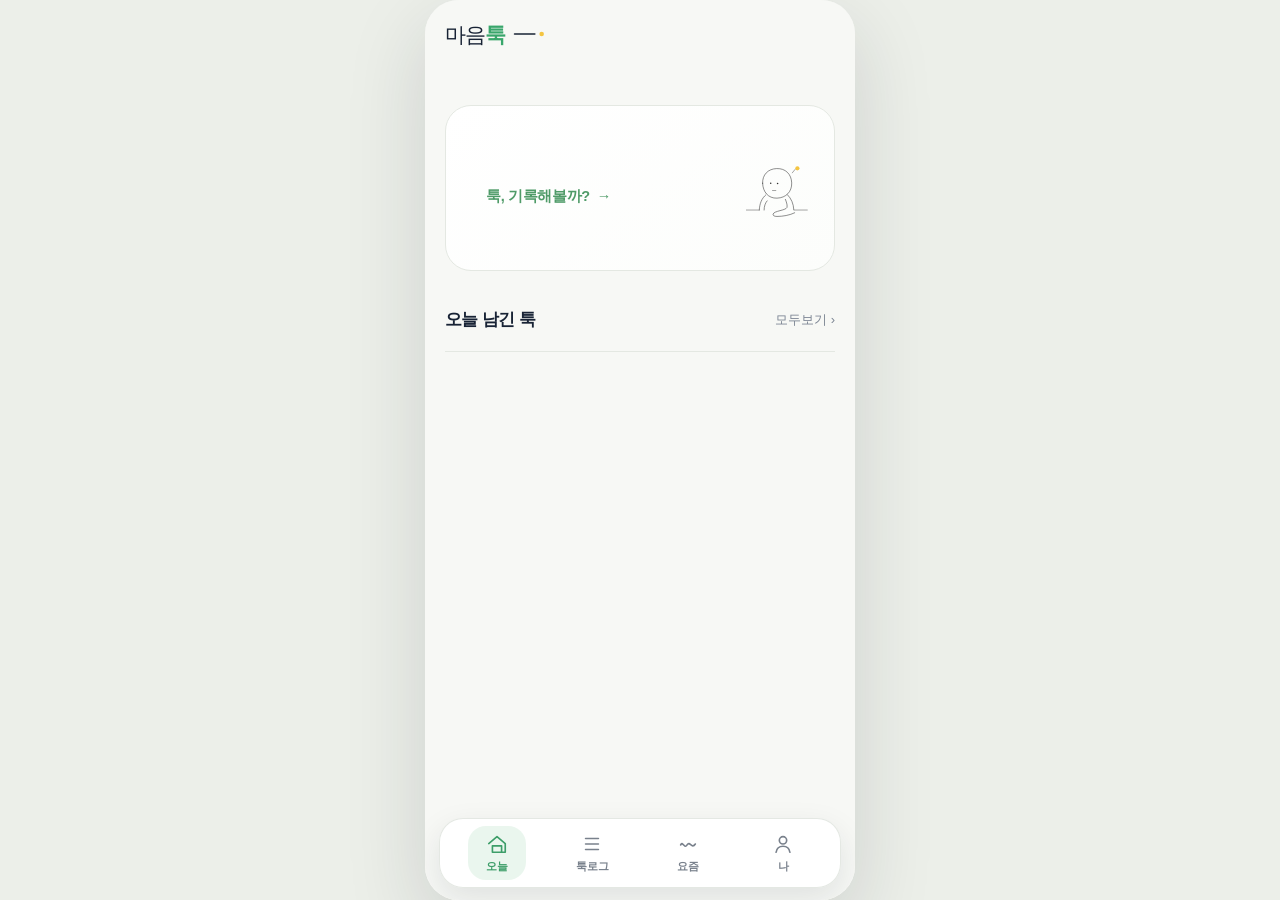
<file: index.html>
<!doctype html>
<html lang="ko">
<head>
  <meta charset="utf-8" />
  <meta name="viewport" content="width=device-width,initial-scale=1,viewport-fit=cover" />
  <title>MaumTalk_MVP</title>
  <meta http-equiv="refresh" content="0; url=pages/home/index.html" />
  <script>
    location.replace('pages/home/index.html');
  </script>
  <meta name="theme-color" content="#F7F8F5" />
  <meta name="mobile-web-app-capable" content="yes" />
  <meta name="apple-mobile-web-app-capable" content="yes" />
  <meta name="apple-mobile-web-app-status-bar-style" content="default" />
  <meta name="apple-mobile-web-app-title" content="MaumTalk" />
  <link rel="manifest" href="/manifest.webmanifest" />
  <link rel="apple-touch-icon" href="/icons/icon.svg" />
</head>
<body>
  <a href="pages/home/index.html">MaumTalk_MVP 시작하기</a>
</body>
</html>
</file>
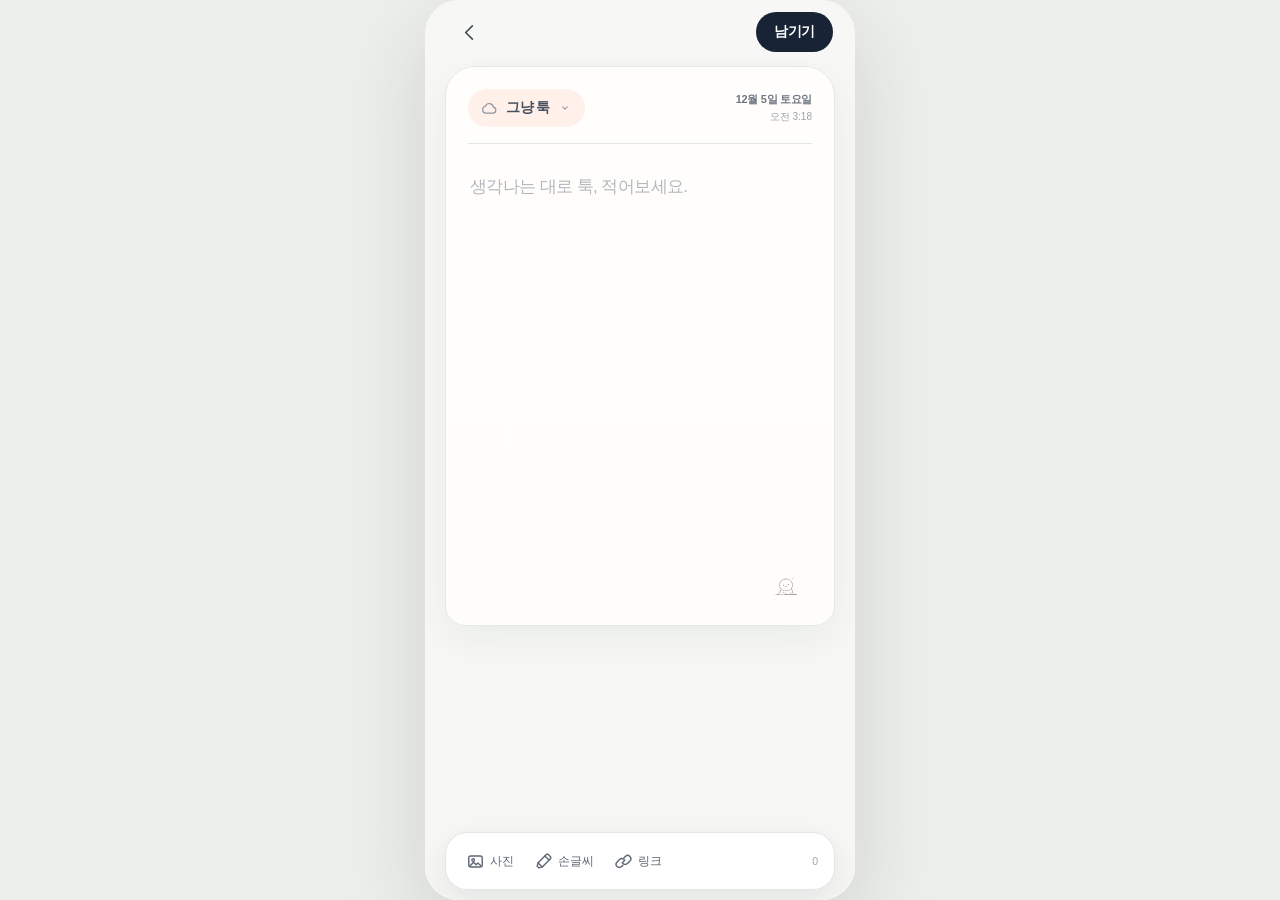
<file: pages/editor/index.html>
<!doctype html>
<html lang="ko">
<head>
  <meta charset="utf-8" />
  <meta name="viewport" content="width=device-width, initial-scale=1, viewport-fit=cover" />
  <meta name="theme-color" content="#F7F8F5" />
  <title>마음툭 — 에디터 Final v4</title>
  <link rel="stylesheet" href="style.css" />
  <meta name="mobile-web-app-capable" content="yes" />
  <meta name="apple-mobile-web-app-capable" content="yes" />
  <meta name="apple-mobile-web-app-status-bar-style" content="default" />
  <meta name="apple-mobile-web-app-title" content="MaumTalk" />
  <link rel="manifest" href="/manifest.webmanifest" />
  <link rel="apple-touch-icon" href="/icons/icon.svg" />
</head>
<body>
  <main class="app-shell" id="app">
    <section class="editor-screen" aria-label="마음툭 기록 입력">
      <header class="editor-header">
        <button class="icon-button" type="button" aria-label="뒤로 가기" id="backButton">
          <svg viewBox="0 0 24 24" aria-hidden="true"><path d="m15 5-7 7 7 7"/></svg>
        </button>
        <button class="save-button" type="button" id="saveButton">남기기</button>
      </header>

      <div class="editor-scroll" id="editorScroll">
        <div class="paper-sheet" id="paperSheet">
          <div class="paper-head">
            <button class="category-pill" id="categoryPill" type="button" aria-label="카테고리 바꾸기">
              <span class="category-icon" aria-hidden="true"></span>
              <span class="category-name"></span>
              <svg viewBox="0 0 24 24" aria-hidden="true"><path d="m8 10 4 4 4-4"/></svg>
            </button>
            <div class="meta-copy">
              <strong id="dateText"></strong>
              <span id="timeText"></span>
            </div>
          </div>

          <div class="standard-editor" id="standardEditor">
            <textarea id="noteInput" maxlength="3000" placeholder="지금 떠오른 것을 적어보세요." aria-label="기록 내용"></textarea>
          </div>

          <div class="todo-editor" id="todoEditor" hidden>
            <div class="todo-list" id="todoList"></div>
            <button type="button" class="add-todo" id="addTodoButton">
              <svg viewBox="0 0 24 24" aria-hidden="true"><path d="M12 5v14M5 12h14"/></svg>
              항목 추가
            </button>
            <button type="button" class="plain-note-toggle" id="plainNoteToggle">메모도 함께 남기기</button>
            <textarea id="todoNote" class="todo-note" placeholder="필요한 메모를 덧붙여보세요." hidden></textarea>
          </div>

          <section class="mind-name" id="mindNameSection" hidden>
            <button type="button" class="mind-name-toggle" id="mindNameToggle">
              <span class="plus">＋</span>
              이 마음에 이름 붙이기
            </button>
            <div class="mind-name-field" id="mindNameField" hidden>
              <label for="mindNameInput">이 마음을 뭐라고 부를까요?</label>
              <input id="mindNameInput" maxlength="20" placeholder="예: 서운함과 걱정 사이" />
            </div>
          </section>

          <div class="attachment-preview" id="attachmentPreview" aria-live="polite"></div>
          <img class="editor-friend" src="maeumi-base.svg" alt="" aria-hidden="true" />
        </div>
      </div>

      <footer class="editor-footer">
        <div class="tool-row" role="toolbar" aria-label="기록 도구">
          <button type="button" class="tool-button" data-tool="photo">
            <svg viewBox="0 0 24 24" aria-hidden="true"><rect x="3.5" y="5" width="17" height="14" rx="2.5"/><circle cx="9" cy="10" r="1.6"/><path d="m5.5 17 4.1-4.2 3.2 3.2 2.2-2.1 3.5 3.1"/></svg>
            <span>사진</span>
          </button>
          <button type="button" class="tool-button" data-tool="draw">
            <svg viewBox="0 0 24 24" aria-hidden="true"><path d="m4 18 1.2-4.4L15.6 3.2a1.7 1.7 0 0 1 2.4 0l2.8 2.8a1.7 1.7 0 0 1 0 2.4L10.4 18.8 6 20z"/><path d="m13.8 5 5.2 5.2M5.2 13.6l5.2 5.2"/></svg>
            <span>손글씨</span>
          </button>
          <button type="button" class="tool-button" data-tool="link">
            <svg viewBox="0 0 24 24" aria-hidden="true"><path d="M10.5 13.5 13.5 10.5"/><path d="M8.2 16.8 6.6 18.4a4 4 0 0 1-5.7-5.7l3.2-3.2a4 4 0 0 1 5.7 0" transform="translate(3 0)"/><path d="m15.8 7.2 1.6-1.6a4 4 0 0 1 5.7 5.7l-3.2 3.2a4 4 0 0 1-5.7 0" transform="translate(-3 0)"/></svg>
            <span>링크</span>
          </button>
          <span class="character-count" id="characterCount">0</span>
        </div>
      </footer>
    </section>

    <div class="sheet-backdrop" id="categorySheet" aria-hidden="true">
      <section class="bottom-sheet" role="dialog" aria-modal="true" aria-labelledby="sheetTitle">
        <div class="sheet-handle" aria-hidden="true"></div>
        <h2 id="sheetTitle">기록의 방향</h2>
        <p>지금 남기려는 기록과 가장 가까운 것을 골라보세요.</p>
        <div class="category-list" id="categoryList"></div>
        <button class="sheet-close" type="button" id="sheetClose">닫기</button>
      </section>
    </div>

    <div class="tool-toast" id="toolToast" role="status" aria-live="polite"></div>
  </main>
  <script src="../../storage.js"></script>
  <script src="../../router.js"></script>
  <script src="script.js"></script>
</body>
</html>
</file>
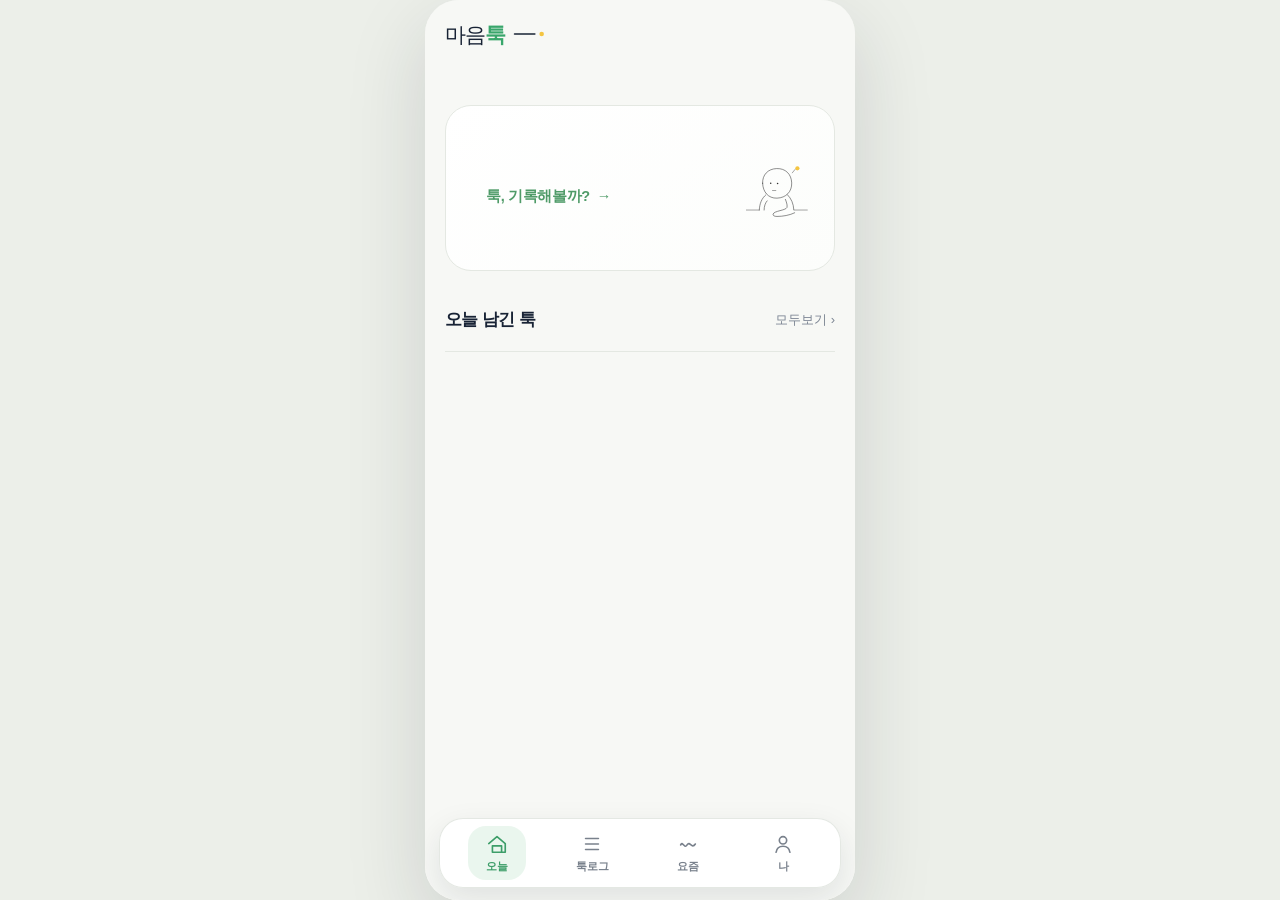
<file: pages/home/index.html>
<!doctype html>
<html lang="ko">
<head>
  <meta charset="utf-8" />
  <meta name="viewport" content="width=device-width, initial-scale=1, viewport-fit=cover" />
  <meta name="theme-color" content="#F7F8F5" />
  <title>마음툭 — 홈 최종 v30</title>
  <link rel="stylesheet" href="style.css" />
  <meta name="mobile-web-app-capable" content="yes" />
  <meta name="apple-mobile-web-app-capable" content="yes" />
  <meta name="apple-mobile-web-app-status-bar-style" content="default" />
  <meta name="apple-mobile-web-app-title" content="MaumTalk" />
  <link rel="manifest" href="/manifest.webmanifest" />
  <link rel="apple-touch-icon" href="/icons/icon.svg" />
</head>
<body>
  <main class="app-shell" id="app">
    <section class="screen home-screen" id="homeScreen" aria-label="마음툭 홈">
      <header class="topbar">
        <div class="brand-lockup" aria-label="마음툭">
          <div class="brand-row">
            <span class="brand-word"><span>마음</span><strong>툭</strong></span>
            <svg class="brand-symbol" viewBox="0 0 46 16" aria-hidden="true">
              <path class="brand-line" pathLength="1" d="M3 8 H27" />
              <circle class="brand-symbol-dot" cx="35" cy="8" r="2.7" />
            </svg>
          </div>
          <p class="brand-subtitle">마음이 움직일 때마다, 툭.</p>
        </div>
      </header>

      <p class="today-date" id="todayDate"></p>
      <p class="home-prompt" id="homePrompt"></p>

      <section class="category-section" aria-label="마음·생각 조각">
        <p class="category-kicker">마음에 가까운 하나를 골라보세요.</p>
        <div class="fixed-category-grid" id="fixedCategoryGrid" role="listbox" aria-label="마음·생각 조각 선택"></div>
      </section>

      <section class="composer-card" id="composerCard" tabindex="0" role="button" aria-label="선택한 카테고리로 기록 시작">
        <span class="friend composer-card-friend">
          <img id="friendImage" src="../../assets/friend/friend-idle.svg" alt="" />
        </span>
        <div class="composer-main">
          <div class="composer-header">
            <div class="composer-meta">
              <div class="selected-label" id="selectedLabel"></div>
              <span class="selected-hint" id="selectedHint"></span>
            </div>
            <button class="composer-card-cta" id="friendCta" type="button" aria-label="기록하기">
              <span>툭, 기록해볼까?</span>
              <span aria-hidden="true">→</span>
            </button>
          </div>
          <div class="composer-examples" id="composerExamples" aria-live="polite"></div>
        </div>
      </section>

      <section class="recent-section" aria-labelledby="recentTitle">
        <div class="section-head">
          <h2 id="recentTitle">오늘 남긴 툭</h2>
          <button type="button" class="text-button" id="viewAllBtn">모두보기 <span aria-hidden="true">›</span></button>
        </div>
        <div class="recent-list" id="recentList"></div>
      </section>

    </section>

    <nav class="bottom-nav" aria-label="주요 메뉴">
      <button class="nav-item active" type="button"><svg viewBox="0 0 24 24"><path d="M3 11.5 12 4l9 7.5V21H7v-7h10v7"/></svg><span>오늘</span></button>
      <button class="nav-item" type="button"><svg viewBox="0 0 24 24"><path d="M5 6h14M5 12h14M5 18h14"/></svg><span>툭로그</span></button>
      <button class="nav-item" type="button"><svg viewBox="0 0 24 24"><path d="M4 13c2-5 4 5 7 0s5 5 9-1"/></svg><span>요즘</span></button>
      <button class="nav-item" type="button" id="profileBtn"><svg viewBox="0 0 24 24"><circle cx="12" cy="8" r="4"/><path d="M4.5 21c.6-4.2 3.1-6.5 7.5-6.5s6.9 2.3 7.5 6.5"/></svg><span>나</span></button>
    </nav>

    <section class="screen editor-screen" id="editorScreen" aria-label="기록 입력" aria-hidden="true">
      <header class="editor-topbar">
        <button type="button" class="editor-action" id="closeEditor" aria-label="닫기"><svg viewBox="0 0 24 24"><path d="m6 6 12 12M18 6 6 18"/></svg></button>
        <button type="button" class="editor-action done" id="saveEditor" aria-label="저장"><svg viewBox="0 0 24 24"><path d="m5 12 4 4L19 6"/></svg></button>
      </header>
      <div class="editor-content">
        <div class="editor-category" id="editorCategory"></div>
        <div class="editor-meta"><strong id="editorDay"></strong><span id="editorTimestamp"></span></div>
        <textarea id="editorText" maxlength="1500" placeholder="지금 떠오른 것을 적어보세요." aria-label="기록 내용"></textarea>
      </div>
      <footer class="editor-toolbar">
        <button type="button">Aa</button>
        <button type="button" aria-label="사진 첨부"><svg viewBox="0 0 24 24"><rect x="4" y="5" width="16" height="14" rx="2"/><circle cx="9" cy="10" r="1.5"/><path d="m6 17 4-4 3 3 2-2 3 3"/></svg></button>
        <button type="button" aria-label="음성 기록"><svg viewBox="0 0 24 24"><rect x="9" y="3" width="6" height="12" rx="3"/><path d="M5 11a7 7 0 0 0 14 0M12 18v3"/></svg></button>
        <span class="char-count" id="charCount">0</span>
      </footer>
    </section>

    <div class="expand-clone" id="expandClone" aria-hidden="true"></div>

    <div class="toast" id="toast" role="status" aria-live="polite"></div>
  </main>
  <script src="../../storage.js"></script>
  <script src="../../router.js"></script>
  <script src="script.js"></script>
</body>
</html>
</file>
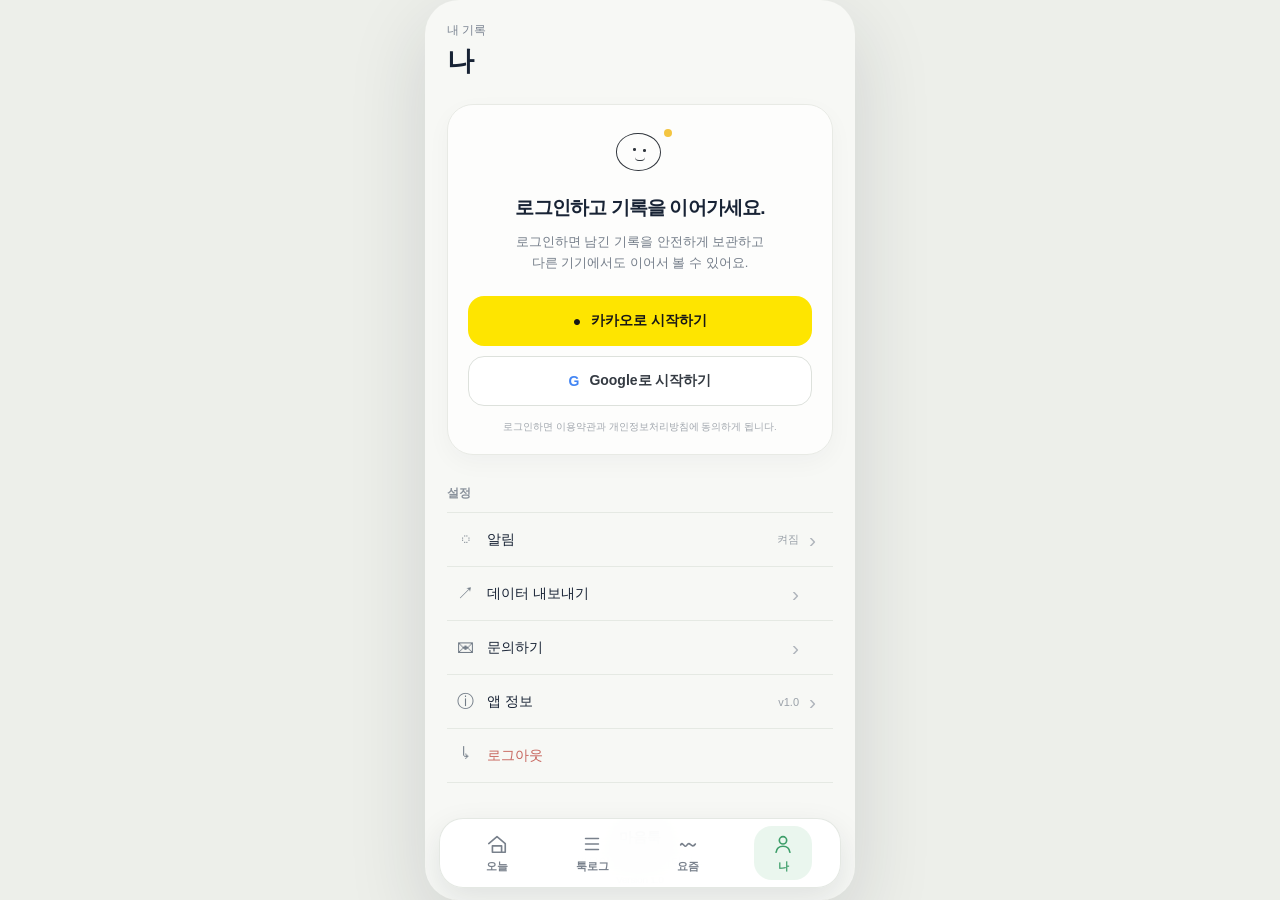
<file: pages/my/index.html>
<!doctype html>
<html lang="ko">
<head>
  <meta charset="utf-8" />
  <meta name="viewport" content="width=device-width,initial-scale=1,viewport-fit=cover" />
  <meta name="theme-color" content="#F7F8F5" />
  <title>마음툭 — 나</title>
  <link rel="stylesheet" href="style.css" />
  <meta name="mobile-web-app-capable" content="yes" />
  <meta name="apple-mobile-web-app-capable" content="yes" />
  <meta name="apple-mobile-web-app-status-bar-style" content="default" />
  <meta name="apple-mobile-web-app-title" content="MaumTalk" />
  <link rel="manifest" href="/manifest.webmanifest" />
  <link rel="apple-touch-icon" href="/icons/icon.svg" />
</head>
<body>
  <main class="app-shell">
    <section class="screen my-screen" aria-label="나">
      <header class="topbar">
        <div><p class="eyebrow">내 기록</p><h1>나</h1></div>
      </header>

      <section class="account-card" id="loggedOutCard">
        <div class="friend-mark" aria-hidden="true">
          <span class="friend-head"></span><span class="friend-eye left"></span><span class="friend-eye right"></span><span class="friend-mouth"></span><span class="idea-dot"></span>
        </div>
        <div class="account-copy">
          <h2>로그인하고 기록을 이어가세요.</h2>
          <p>로그인하면 남긴 기록을 안전하게 보관하고<br>다른 기기에서도 이어서 볼 수 있어요.</p>
        </div>
        <div class="login-actions">
          <button class="login-button kakao" id="kakaoLogin" type="button"><span class="kakao-symbol">●</span><span>카카오로 시작하기</span></button>
          <button class="login-button google" id="googleLogin" type="button"><span class="google-symbol">G</span><span>Google로 시작하기</span></button>
        </div>
        <p class="account-note">로그인하면 이용약관과 개인정보처리방침에 동의하게 됩니다.</p>
      </section>

      <section class="account-card signed-in" id="loggedInCard" hidden>
        <div class="profile-row">
          <div class="profile-avatar">마</div>
          <div class="profile-copy"><strong id="profileName">마음툭 사용자</strong><span id="profileProvider">카카오 계정으로 로그인됨</span></div>
          <button class="text-button" id="accountManage" type="button">계정</button>
        </div>
        <div class="save-status"><span class="status-dot"></span><span>모든 기록이 안전하게 저장되고 있어요.</span></div>
        <div class="mini-stats"><div><strong>37일</strong><span>기록한 날</span></div><div><strong>128개</strong><span>남긴 툭</span></div></div>
      </section>

      <section class="settings-section" aria-label="설정">
        <h2>설정</h2>
        <div class="settings-list">
          <button class="setting-row" type="button"><span class="setting-icon">◌</span><span class="setting-label">알림</span><span class="setting-value">켜짐</span><span class="chevron">›</span></button>
          <button class="setting-row signed-only" type="button" hidden><span class="setting-icon">↗</span><span class="setting-label">데이터 내보내기</span><span class="chevron">›</span></button>
          <button class="setting-row" type="button"><span class="setting-icon">✉</span><span class="setting-label">문의하기</span><span class="chevron">›</span></button>
          <button class="setting-row" type="button"><span class="setting-icon">ⓘ</span><span class="setting-label">앱 정보</span><span class="setting-value">v1.0</span><span class="chevron">›</span></button>
          <button class="setting-row danger signed-only" id="logoutButton" type="button" hidden><span class="setting-icon">↳</span><span class="setting-label">로그아웃</span></button>
        </div>
      </section>

      <footer class="brand-footer"><strong>마음툭</strong><span>마음이 움직일 때마다, 툭.</span><small>Version 1.0</small></footer>
    </section>

    <nav class="bottom-nav" aria-label="주요 메뉴">
      <button class="nav-item" type="button"><svg viewBox="0 0 24 24"><path d="M3 11.5 12 4l9 7.5V21H7v-7h10v7"/></svg><span>오늘</span></button>
      <button class="nav-item" type="button"><svg viewBox="0 0 24 24"><path d="M5 6h14M5 12h14M5 18h14"/></svg><span>툭로그</span></button>
      <button class="nav-item" type="button"><svg viewBox="0 0 24 24"><path d="M4 13c2-5 4 5 7 0s5 5 9-1"/></svg><span>요즘</span></button>
      <button class="nav-item active" type="button"><svg viewBox="0 0 24 24"><circle cx="12" cy="8" r="4"/><path d="M4.5 21c.6-4.2 3.1-6.5 7.5-6.5s6.9 2.3 7.5 6.5"/></svg><span>나</span></button>
    </nav>
    <div class="toast" id="toast"></div>
  </main>
  <script src="../../storage.js"></script>
  <script src="../../router.js"></script>
  <script src="script.js"></script>
</body>
</html>
</file>
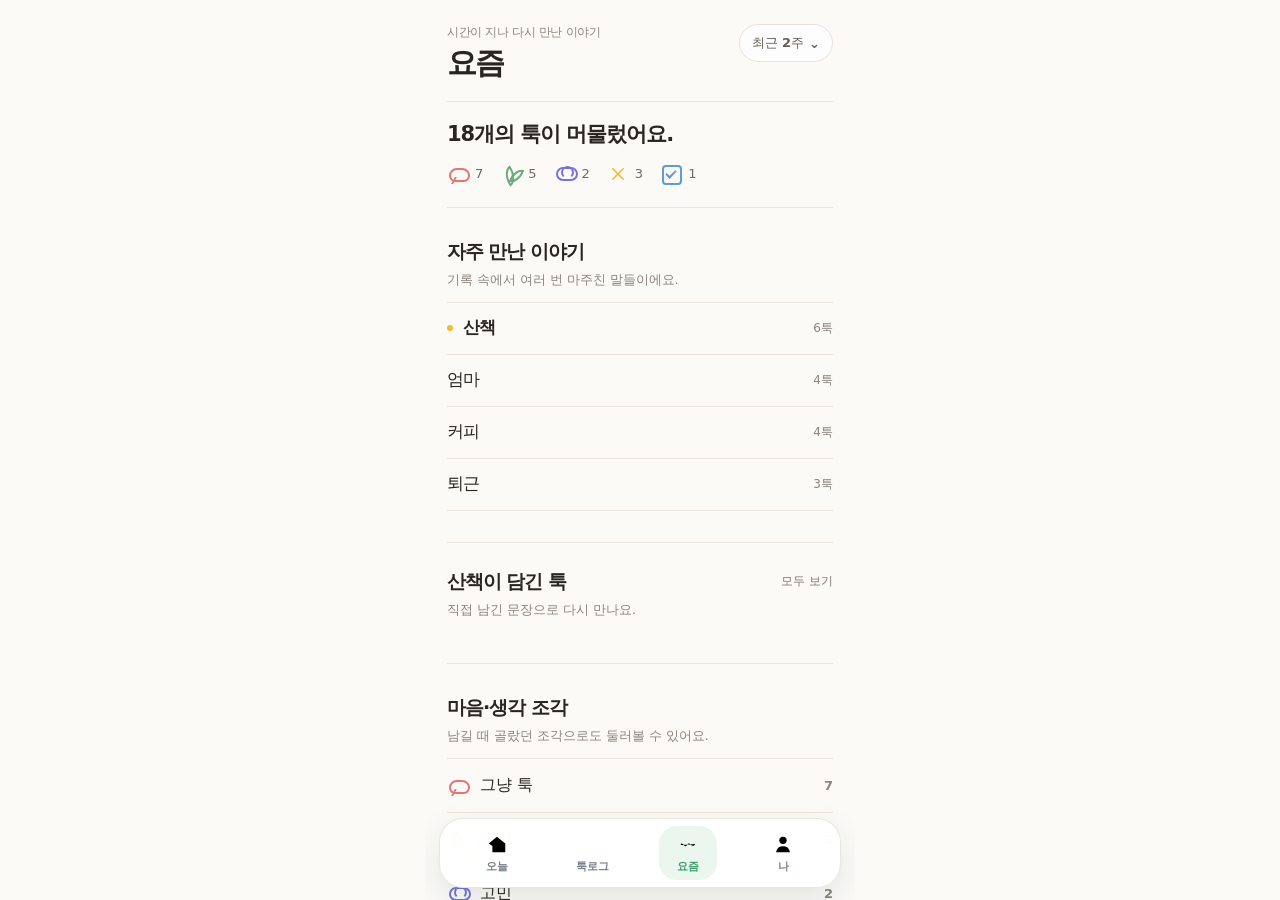
<file: pages/today/index.html>
<!doctype html>
<html lang="ko">
<head>
  <meta charset="utf-8" />
  <meta name="viewport" content="width=device-width,initial-scale=1,viewport-fit=cover" />
  <title>마음툭 · 요즘</title>
  <link rel="stylesheet" href="style.css" />
  <meta name="theme-color" content="#F7F8F5" />
  <meta name="mobile-web-app-capable" content="yes" />
  <meta name="apple-mobile-web-app-capable" content="yes" />
  <meta name="apple-mobile-web-app-status-bar-style" content="default" />
  <meta name="apple-mobile-web-app-title" content="MaumTalk" />
  <link rel="manifest" href="/manifest.webmanifest" />
  <link rel="apple-touch-icon" href="/icons/icon.svg" />
</head>
<body>
  <main class="app-shell" id="app">
    <section class="screen" id="screen">
      <header class="topbar">
        <div>
          <p class="eyebrow">시간이 지나 다시 만난 이야기</p>
          <h1>요즘</h1>
        </div>
        <button class="period-button" id="periodButton" type="button" aria-haspopup="listbox" aria-expanded="false">
          <span id="periodLabel">최근 2주</span><span aria-hidden="true">⌄</span>
        </button>
      </header>

      <div class="period-menu" id="periodMenu" role="listbox" aria-label="기간 선택">
        <button class="period-option" type="button">최근 7일</button>
        <button class="period-option active" type="button">최근 2주</button>
        <button class="period-option" type="button">최근 한 달</button>
        <button class="period-option" type="button">지난달</button>
      </div>

      <section class="summary-block">
        <p class="summary-main">18개의 툭이 머물렀어요.</p>
        <div class="fragment-summary" aria-label="마음 생각 조각별 툭 수">
          <span><i class="piece-icon plain" aria-hidden="true"></i>7</span>
          <span><i class="piece-icon daily" aria-hidden="true"></i>5</span>
          <span><i class="piece-icon worry" aria-hidden="true"></i>2</span>
          <span><i class="piece-icon moment" aria-hidden="true"></i>3</span>
          <span><i class="piece-icon todo" aria-hidden="true"></i>1</span>
        </div>
      </section>

      <section class="section-block topics-section">
        <div class="section-head">
          <h2>자주 만난 이야기</h2>
          <p>기록 속에서 여러 번 마주친 말들이에요.</p>
        </div>
        <div class="topic-lines" id="topicGrid">
          <button class="topic-line active" type="button" data-topic="산책"><strong>산책</strong><span>6툭</span></button>
          <button class="topic-line" type="button" data-topic="엄마"><strong>엄마</strong><span>4툭</span></button>
          <button class="topic-line" type="button" data-topic="커피"><strong>커피</strong><span>4툭</span></button>
          <button class="topic-line" type="button" data-topic="퇴근"><strong>퇴근</strong><span>3툭</span></button>
        </div>
      </section>

      <section class="section-block related-block" id="relatedBlock">
        <div class="section-head inline">
          <div>
            <h2><span id="selectedTopic">산책</span>이 담긴 툭</h2>
            <p>직접 남긴 문장으로 다시 만나요.</p>
          </div>
          <button class="text-button" type="button">모두 보기</button>
        </div>
        <div class="related-list" id="relatedList"></div>
      </section>

      <section class="section-block fragments-section">
        <div class="section-head">
          <h2>마음·생각 조각</h2>
          <p>남길 때 골랐던 조각으로도 둘러볼 수 있어요.</p>
        </div>
        <div class="fragment-list">
          <button type="button"><span><i class="piece-icon plain" aria-hidden="true"></i>그냥 툭</span><strong>7</strong></button>
          <button type="button"><span><i class="piece-icon daily" aria-hidden="true"></i>일상</span><strong>5</strong></button>
          <button type="button"><span><i class="piece-icon worry" aria-hidden="true"></i>고민</span><strong>2</strong></button>
          <button type="button"><span><i class="piece-icon moment" aria-hidden="true"></i>문득</span><strong>3</strong></button>
          <button type="button"><span><i class="piece-icon todo" aria-hidden="true"></i>할 일</span><strong>1</strong></button>
        </div>
      </section>

      <section class="section-block calendar-section">
        <div class="section-head inline">
          <div>
            <h2>툭이 머문 날</h2>
            <p>하루마다 어떤 조각이 머물렀는지 보여요.</p>
          </div>
          <button class="text-button" type="button">7월</button>
        </div>
        <div class="calendar" aria-label="7월 툭 캘린더">
          <div class="weekdays"><span>일</span><span>월</span><span>화</span><span>수</span><span>목</span><span>금</span><span>토</span></div>
          <div class="calendar-grid" id="calendarGrid"></div>
        </div>
      </section>

      <section class="section-block media-section">
        <div class="section-head">
          <h2>다른 방식으로 보기</h2>
          <p>글 사이에 남긴 흔적만 따로 모아봐요.</p>
        </div>
        <div class="media-list">
          <button type="button"><span class="media-icon photo" aria-hidden="true"></span><span><strong>사진이 있는 툭</strong><small>14개</small></span><span aria-hidden="true">›</span></button>
          <button type="button"><span class="media-icon sketch" aria-hidden="true"></span><span><strong>손그림이 있는 툭</strong><small>8개</small></span><span aria-hidden="true">›</span></button>
          <button type="button"><span class="media-icon link" aria-hidden="true"></span><span><strong>링크가 있는 툭</strong><small>5개</small></span><span aria-hidden="true">›</span></button>
        </div>
      </section>

      <section class="section-block pair-section">
        <div class="section-head">
          <h2>함께 자주 만난 이야기</h2>
          <p>같은 툭 안에서 함께 머문 말들이에요.</p>
        </div>
        <div class="pair-list">
          <button type="button"><strong>산책 + 커피</strong><span>5툭</span></button>
          <button type="button"><strong>엄마 + 저녁</strong><span>3툭</span></button>
        </div>
      </section>

      <p class="closing-copy">오늘의 툭도<br />언젠가 여기에서 다시 만나요.</p>
    </section>

    <nav class="bottom-tabs" aria-label="하단 메뉴">
      <button type="button"><span>⌂</span><small>홈</small></button>
      <button type="button"><span>☷</span><small>툭로그</small></button>
      <button class="active" type="button"><span>◌</span><small>요즘</small></button>
      <button type="button"><span>⚙</span><small>설정</small></button>
    </nav>
  </main>
  <script src="../../storage.js"></script>
  <script src="../../router.js"></script>
  <script src="script.js"></script>
</body>
</html>
</file>
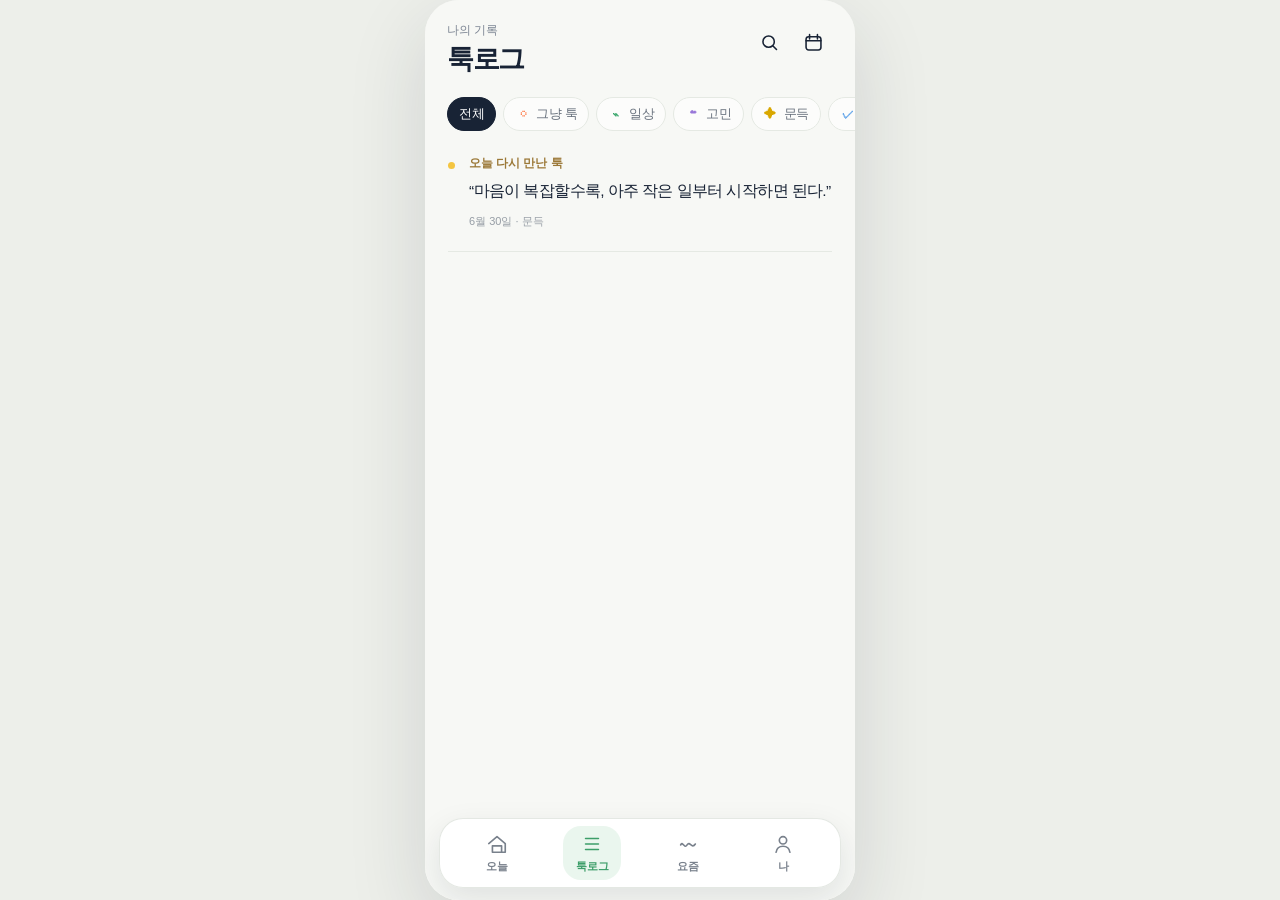
<file: pages/tuklog/index.html>
<!doctype html>
<html lang="ko">
<head>
  <meta charset="utf-8" />
  <meta name="viewport" content="width=device-width,initial-scale=1,viewport-fit=cover" />
  <meta name="theme-color" content="#F7F8F5" />
  <title>마음툭 — 툭로그</title>
  <link rel="stylesheet" href="style.css" />
  <meta name="mobile-web-app-capable" content="yes" />
  <meta name="apple-mobile-web-app-capable" content="yes" />
  <meta name="apple-mobile-web-app-status-bar-style" content="default" />
  <meta name="apple-mobile-web-app-title" content="MaumTalk" />
  <link rel="manifest" href="/manifest.webmanifest" />
  <link rel="apple-touch-icon" href="/icons/icon.svg" />
</head>
<body>
  <main class="app-shell" id="app">
    <section class="screen log-screen" id="logScreen" aria-label="툭로그">
      <header class="topbar">
        <div>
          <p class="eyebrow">나의 기록</p>
          <h1>툭로그</h1>
        </div>
        <div class="header-actions">
          <button class="icon-button" id="searchBtn" type="button" aria-label="기록 검색">
            <svg viewBox="0 0 24 24"><circle cx="11" cy="11" r="6.5"/><path d="m16 16 4 4"/></svg>
          </button>
          <button class="icon-button" id="viewToggleBtn" type="button" aria-label="캘린더 보기" aria-pressed="false">
            <svg class="calendar-icon" viewBox="0 0 24 24"><rect x="3.5" y="5.5" width="17" height="15" rx="3"/><path d="M7.5 3v5M16.5 3v5M3.5 10h17"/></svg>
            <svg class="list-icon" viewBox="0 0 24 24"><path d="M8 6h12M8 12h12M8 18h12"/><circle cx="4" cy="6" r="1"/><circle cx="4" cy="12" r="1"/><circle cx="4" cy="18" r="1"/></svg>
          </button>
        </div>
      </header>

      <section class="filter-bar" aria-label="카테고리 필터">
        <button class="filter-chip active" type="button" data-filter="all">전체</button>
        <button class="filter-chip" type="button" data-filter="plain"><span class="mini-icon coral">◌</span>그냥 툭</button>
        <button class="filter-chip" type="button" data-filter="daily"><span class="mini-icon green">⌁</span>일상</button>
        <button class="filter-chip" type="button" data-filter="worry"><span class="mini-icon purple">☁</span>고민</button>
        <button class="filter-chip" type="button" data-filter="spark"><span class="mini-icon yellow">✦</span>문득</button>
        <button class="filter-chip" type="button" data-filter="todo"><span class="mini-icon blue">✓</span>할 일</button>
      </section>

      <section class="list-view" id="listView" aria-label="기록 목록">
        <article class="memory-note" id="memoryCard">
          <span class="memory-dot" aria-hidden="true"></span>
          <div>
            <span class="memory-label">오늘 다시 만난 툭</span>
            <p>“마음이 복잡할수록, 아주 작은 일부터 시작하면 된다.”</p>
            <time>6월 30일 · 문득</time>
          </div>
        </article>
        <div class="timeline" id="timeline"></div>
        <div class="empty-result" id="emptyResult" hidden>
          <div class="empty-symbol">⌕</div>
          <strong>찾는 기록이 없어요</strong>
          <p>다른 단어나 카테고리로 다시 찾아보세요.</p>
        </div>
      </section>

      <section class="calendar-view" id="calendarView" aria-label="기록 캘린더" hidden>
        <div class="calendar-head">
          <button class="month-arrow" id="prevMonth" type="button" aria-label="이전 달">‹</button>
          <div><strong id="monthTitle">2026년 7월</strong><span id="monthSummary">이번 달 12개의 툭</span></div>
          <button class="month-arrow" id="nextMonth" type="button" aria-label="다음 달">›</button>
        </div>
        <div class="weekday-row" aria-hidden="true"><span>일</span><span>월</span><span>화</span><span>수</span><span>목</span><span>금</span><span>토</span></div>
        <div class="calendar-grid" id="calendarGrid"></div>
        <section class="selected-day" id="selectedDay">
          <div class="selected-day-head"><div><strong id="selectedDateTitle">7월 14일 화요일</strong><span id="selectedDateCount">3개의 기록</span></div><button type="button" class="small-text-button" id="showDayList">목록으로 보기</button></div>
          <div id="selectedDayRecords"></div>
        </section>
      </section>
    </section>

    <button class="fab" id="fab" type="button" aria-label="새 기록 남기기"><span>툭</span><i aria-hidden="true"></i></button>

    <nav class="bottom-nav" aria-label="주요 메뉴">
      <button class="nav-item" type="button"><svg viewBox="0 0 24 24"><path d="M3 11.5 12 4l9 7.5V21H7v-7h10v7"/></svg><span>오늘</span></button>
      <button class="nav-item active" type="button"><svg viewBox="0 0 24 24"><path d="M5 6h14M5 12h14M5 18h14"/></svg><span>툭로그</span></button>
      <button class="nav-item" type="button"><svg viewBox="0 0 24 24"><path d="M4 13c2-5 4 5 7 0s5 5 9-1"/></svg><span>요즘</span></button>
      <button class="nav-item" type="button"><svg viewBox="0 0 24 24"><circle cx="12" cy="8" r="4"/><path d="M4.5 21c.6-4.2 3.1-6.5 7.5-6.5s6.9 2.3 7.5 6.5"/></svg><span>나</span></button>
    </nav>

    <section class="search-layer" id="searchLayer" aria-hidden="true">
      <header class="search-head">
        <button class="back-button" id="closeSearch" type="button" aria-label="검색 닫기"><svg viewBox="0 0 24 24"><path d="m15 5-7 7 7 7"/></svg></button>
        <label class="search-box"><svg viewBox="0 0 24 24"><circle cx="11" cy="11" r="6.5"/><path d="m16 16 4 4"/></svg><input id="searchInput" type="search" placeholder="기록 속 단어를 찾아보세요" autocomplete="off" /></label>
      </header>
      <div class="search-body">
        <p class="search-caption" id="searchCaption">최근 검색</p>
        <div class="recent-searches" id="recentSearches"><button type="button">산책</button><button type="button">엄마</button><button type="button">카레</button></div>
        <div class="search-results" id="searchResults"></div>
      </div>
    </section>

    <div class="quick-sheet-backdrop" id="quickSheet" aria-hidden="true">
      <section class="quick-sheet" role="dialog" aria-modal="true" aria-labelledby="quickTitle">
        <div class="sheet-handle"></div>
        <h2 id="quickTitle">어떤 조각을 남길까요?</h2>
        <div class="quick-grid">
          <button type="button" data-type="plain"><span class="quick-symbol coral">◌</span><b>그냥 툭</b></button>
          <button type="button" data-type="daily"><span class="quick-symbol green">⌁</span><b>일상</b></button>
          <button type="button" data-type="worry"><span class="quick-symbol purple">☁</span><b>고민</b></button>
          <button type="button" data-type="spark"><span class="quick-symbol yellow">✦</span><b>문득</b></button>
          <button type="button" data-type="todo"><span class="quick-symbol blue">✓</span><b>할 일</b></button>
        </div>
        <button class="sheet-cancel" id="closeQuickSheet" type="button">닫기</button>
      </section>
    </div>

    <div class="toast" id="toast" role="status" aria-live="polite"></div>
  </main>
  <script src="../../storage.js"></script>
  <script src="../../router.js"></script>
  <script src="script.js"></script>
</body>
</html>
</file>
<file: pages/editor/style.css>
:root{
  --bg:#F7F8F5;
  --surface:#FFFFFF;
  --paper:#FFFDF9;
  --ink:#182335;
  --ink-2:#46505E;
  --muted:#808894;
  --line:#E5E9E3;
  --green:#38A66B;
  --yellow:#F4C541;
  --orange:#F58A60;
  --blue:#67A6E8;
  --purple:#9479D3;
  --mint:#56AA7E;
  --shadow:0 14px 42px rgba(24,35,53,.055);
  --ease:cubic-bezier(.22,.78,.24,1);
}
*{box-sizing:border-box}
html,body{margin:0;min-height:100%;background:#EDEFEA;color:var(--ink);font-family:Pretendard,-apple-system,BlinkMacSystemFont,"Apple SD Gothic Neo","Noto Sans KR",sans-serif;-webkit-font-smoothing:antialiased}
body{display:grid;place-items:center}
button,input,textarea{font:inherit;color:inherit}
button{border:0;background:none;cursor:pointer;-webkit-tap-highlight-color:transparent}
svg{display:block;fill:none;stroke:currentColor;stroke-width:1.8;stroke-linecap:round;stroke-linejoin:round}
.app-shell{position:relative;width:min(100vw,430px);height:min(100dvh,920px);overflow:hidden;background:var(--bg);box-shadow:0 28px 90px rgba(24,35,53,.14)}
.editor-screen{height:100%;display:flex;flex-direction:column;background:var(--bg)}
.editor-header{height:calc(58px + env(safe-area-inset-top));padding:calc(env(safe-area-inset-top) + 10px) 18px 4px;display:flex;align-items:center;justify-content:space-between;flex:0 0 auto}
.icon-button{width:44px;height:44px;display:grid;place-items:center;border-radius:50%;color:var(--ink-2)}
.icon-button svg{width:23px;height:23px}
.icon-button:active{background:rgba(24,35,53,.05)}
.save-button{height:38px;padding:0 16px;border-radius:999px;background:var(--ink);color:#fff;font-size:14px;font-weight:650;letter-spacing:-.03em}
.save-button:active{transform:scale(.97)}
.editor-scroll{flex:1;min-height:0;overflow-y:auto;overscroll-behavior:contain;padding:6px 18px 26px;scrollbar-width:none}
.editor-scroll::-webkit-scrollbar{display:none}
.paper-sheet{min-height:calc(100% - 2px);padding:24px 22px 28px;border:1px solid var(--line);border-radius:28px 28px 18px 18px;background:linear-gradient(180deg,#FFFEFC 0%,var(--paper) 100%);box-shadow:var(--shadow);display:flex;flex-direction:column}
.paper-head{display:flex;align-items:flex-start;justify-content:space-between;gap:18px;padding-bottom:18px;border-bottom:1px solid var(--line)}
.category-pill{height:34px;padding:0 11px;border-radius:999px;display:inline-flex;align-items:center;gap:7px;background:var(--category-soft,#FFF0EA);color:var(--ink-2);font-size:13px;font-weight:560;letter-spacing:-.035em}
.category-pill svg{width:14px;height:14px;color:#8F97A1}
.category-icon{width:17px;height:17px;display:grid;place-items:center;color:var(--category-color,var(--orange))}
.category-icon svg{width:17px;height:17px;stroke-width:1.7}
.meta-copy{text-align:right;padding-top:2px;line-height:1.35}
.meta-copy strong{display:block;font-size:13px;font-weight:580;letter-spacing:-.03em;color:var(--ink-2)}
.meta-copy span{display:block;margin-top:4px;font-size:11px;color:var(--muted)}
.standard-editor{display:flex;flex:1}
#noteInput{width:100%;min-height:360px;flex:1;padding:24px 1px 14px;border:0;outline:0;resize:none;background:transparent;color:var(--ink);font-size:17px;line-height:1.82;font-weight:400;letter-spacing:-.035em}
#noteInput::placeholder,.todo-input::placeholder,.todo-note::placeholder,.mind-name-field input::placeholder{color:#B1B7BE}
.todo-editor{padding-top:22px}
.todo-list{display:grid;gap:7px}
.todo-row{display:grid;grid-template-columns:26px 1fr 26px;align-items:center;gap:8px;min-height:46px;border-bottom:1px solid #EEF0EC}
.todo-check{width:21px;height:21px;border:1.5px solid #B8C0C7;border-radius:7px;display:grid;place-items:center;color:#fff}
.todo-check.checked{background:var(--blue);border-color:var(--blue)}
.todo-check.checked:after{content:"✓";font-size:13px;font-weight:700}
.todo-input{height:44px;border:0;outline:0;background:transparent;font-size:16px;line-height:1.5;letter-spacing:-.03em}
.todo-remove{width:28px;height:28px;border-radius:50%;display:grid;place-items:center;color:#A4ABB2;font-size:18px}
.add-todo,.plain-note-toggle,.mind-name-toggle{margin-top:14px;display:inline-flex;align-items:center;gap:7px;color:#66707D;font-size:13px;font-weight:520}
.add-todo svg{width:17px;height:17px}
.plain-note-toggle{margin-left:18px}
.todo-note{width:100%;min-height:110px;margin-top:18px;padding:14px;border:1px solid var(--line);border-radius:16px;outline:0;resize:none;background:#FCFCFA;font-size:15px;line-height:1.65}
.mind-name{margin-top:auto;padding-top:22px}
.mind-name-toggle{margin:0}
.mind-name-toggle .plus{font-size:17px;color:var(--purple)}
.mind-name-field{margin-top:14px;padding:15px 16px;border:1px solid #E9E4F1;border-radius:17px;background:#FCFAFF}
.mind-name-field label{display:block;font-size:12px;color:#7E718E;margin-bottom:9px}
.mind-name-field input{width:100%;height:38px;padding:0;border:0;border-bottom:1px solid #DDD5E8;outline:0;background:transparent;font-size:15px}
.attachment-preview{display:grid;gap:10px;margin-top:16px}
.attachment-chip{display:flex;align-items:center;gap:9px;padding:11px 13px;border:1px solid var(--line);border-radius:14px;background:#FAFBF8;color:#67717F;font-size:13px}
.attachment-chip svg{width:17px;height:17px}
.editor-footer{flex:0 0 auto;padding:8px 18px calc(10px + env(safe-area-inset-bottom));background:linear-gradient(180deg,rgba(247,248,245,0),rgba(247,248,245,.98) 28%)}
.tool-row{height:62px;padding:0 13px;display:flex;align-items:center;gap:8px;border:1px solid rgba(225,230,224,.96);border-radius:22px;background:rgba(255,255,255,.95);box-shadow:0 12px 34px rgba(24,35,53,.09);backdrop-filter:blur(18px)}
.tool-button{min-width:64px;height:46px;padding:0 9px;border-radius:15px;display:flex;align-items:center;justify-content:center;gap:6px;color:#5F6874;font-size:12px;font-weight:520}
.tool-button svg{width:20px;height:20px}
.tool-button:active{background:#F1F4EF}
.character-count{margin-left:auto;padding-right:6px;color:#A0A7AF;font-size:11px;white-space:nowrap}
.sheet-backdrop{position:absolute;inset:0;z-index:50;display:flex;align-items:flex-end;background:rgba(17,25,37,.22);opacity:0;pointer-events:none;transition:.2s ease}
.sheet-backdrop.show{opacity:1;pointer-events:auto}
.bottom-sheet{width:100%;padding:10px 20px calc(24px + env(safe-area-inset-bottom));border-radius:28px 28px 0 0;background:#fff;transform:translateY(28px);transition:.26s var(--ease)}
.sheet-backdrop.show .bottom-sheet{transform:translateY(0)}
.sheet-handle{width:42px;height:4px;margin:0 auto 17px;border-radius:99px;background:#D8DDD7}
.bottom-sheet h2{margin:0;font-size:20px;letter-spacing:-.045em}
.bottom-sheet>p{margin:9px 0 18px;color:var(--muted);font-size:13px;line-height:1.5}
.category-list{display:grid;grid-template-columns:repeat(2,minmax(0,1fr));gap:9px}
.category-option{height:48px;padding:0 14px;border:1px solid var(--line);border-radius:15px;display:flex;align-items:center;gap:9px;background:#FCFCFA;font-size:14px;font-weight:540;text-align:left}
.category-option.selected{border-color:color-mix(in srgb,var(--option-color) 34%,#fff);background:var(--option-soft)}
.category-option .dot{width:8px;height:8px;border-radius:50%;background:var(--option-color)}
.sheet-close{width:100%;height:48px;margin-top:16px;border-radius:15px;background:var(--ink);color:#fff;font-size:14px;font-weight:650}
.tool-toast{position:absolute;z-index:70;left:50%;bottom:calc(92px + env(safe-area-inset-bottom));transform:translate(-50%,12px);padding:11px 15px;border-radius:999px;background:rgba(24,35,53,.94);color:#fff;font-size:12px;opacity:0;pointer-events:none;transition:.2s ease;white-space:nowrap}
.tool-toast.show{opacity:1;transform:translate(-50%,0)}
@media (max-width:360px){
  .paper-sheet{padding-left:18px;padding-right:18px}
  .meta-copy strong{font-size:12px}
  .tool-button{min-width:58px;padding:0 6px}
  .tool-button span{font-size:11px}
}
@media (min-width:431px){.app-shell{border-radius:34px}}
@media (prefers-reduced-motion:reduce){*{transition:none!important;animation:none!important}}


/* Editor v2 — calmer, more compact, and aligned with Home */
.editor-header{
  padding-left:22px;
  padding-right:22px;
}
.save-button{
  height:40px;
  padding:0 18px;
  font-size:14px;
  font-weight:700;
}
.editor-scroll{
  padding:8px 20px 20px;
}
.paper-sheet{
  position:relative;
  min-height:min(68vh,610px);
  padding:22px 22px 86px;
  border-radius:32px 32px 22px 22px;
}
.paper-head{
  align-items:center;
  padding-bottom:16px;
}
.category-pill{
  min-width:104px;
  height:38px;
  padding:0 13px;
  gap:8px;
  font-size:14px;
  font-weight:650;
}
.meta-copy{
  padding-top:0;
}
.meta-copy strong{
  font-size:12px;
  font-weight:600;
}
.meta-copy span{
  margin-top:3px;
  font-size:10.5px;
}
.standard-editor{
  min-height:0;
}
#noteInput{
  min-height:290px;
  padding:28px 2px 18px;
  font-size:17px;
  line-height:1.78;
}
#noteInput::placeholder{
  color:#B3B8BE;
  font-weight:430;
}
.editor-friend{
  position:absolute;
  right:20px;
  bottom:20px;
  width:54px;
  height:43px;
  object-fit:contain;
  opacity:.72;
  pointer-events:none;
}
.editor-footer{
  padding:7px 20px calc(10px + env(safe-area-inset-bottom));
}
.tool-row{
  height:58px;
  padding:0 12px;
  gap:4px;
  border-radius:22px;
}
.tool-button{
  min-width:58px;
  height:42px;
  padding:0 8px;
  gap:5px;
  font-size:11.5px;
}
.tool-button svg{
  width:19px;
  height:19px;
}
.character-count{
  padding-right:4px;
  font-size:10.5px;
}
.todo-editor{
  padding-top:20px;
}
.todo-input{
  font-size:16px;
}
.mind-name{
  margin-top:18px;
  padding-top:0;
}
.attachment-preview{
  margin-bottom:8px;
}
@media(max-width:360px){
  .editor-scroll{
    padding-left:14px;
    padding-right:14px;
  }
  .paper-sheet{
    min-height:min(66vh,570px);
    padding:20px 18px 82px;
  }
  .category-pill{
    min-width:96px;
    font-size:13px;
  }
  #noteInput{
    min-height:270px;
    font-size:16.5px;
  }
  .editor-friend{
    right:15px;
    bottom:17px;
    width:48px;
    height:38px;
  }
  .tool-button{
    min-width:54px;
    padding:0 5px;
  }
}


/* Editor Final polish */
.paper-sheet{
  min-height:min(66vh,560px)!important;
  border-radius:30px 30px 20px 20px;
}
.meta-copy strong{
  font-size:11px!important;
  color:#6f7782;
}
.meta-copy span{
  font-size:10px!important;
  color:#9aa1ab;
}
#noteInput{
  min-height:260px!important;
}
.editor-footer.keyboard-open{
  display:block!important;
}
.todo-add{
  margin-top:10px;
  align-self:flex-start;
}
.editor-friend{
  opacity:.68;
}


/* Editor Final v4 — checklist first */
.todo-editor{
  padding-top:18px !important;
}
.todo-list{
  margin-top:0;
}
.add-todo{
  margin-top:10px !important;
}
.plain-note-toggle{
  margin-top:12px !important;
}
.todo-note{
  margin-top:12px !important;
}
</file>
<file: pages/home/style.css>
:root{
  --bg:#F7F8F5;--surface:#FFF;--ink:#182335;--ink-2:#3E4858;--muted:#7B8492;--line:#E4E8E2;
  --green:#38A66B;--yellow:#F4C541;--shadow:0 12px 34px rgba(24,35,53,.065);
  --side:20px;--ease:cubic-bezier(.2,.75,.25,1)
}
*{box-sizing:border-box}
html,body{margin:0;min-height:100%;background:#ECEFE9;color:var(--ink);font-family:Pretendard,-apple-system,BlinkMacSystemFont,"Apple SD Gothic Neo","Noto Sans KR",sans-serif;-webkit-font-smoothing:antialiased}
body{display:grid;place-items:center}
button,input,textarea,select{font:inherit}
button{border:0;background:none;color:inherit;cursor:pointer;-webkit-tap-highlight-color:transparent}
svg{display:block;fill:none;stroke:currentColor;stroke-width:1.8;stroke-linecap:round;stroke-linejoin:round}
.app-shell{position:relative;width:min(100vw,430px);height:min(100dvh,900px);overflow:hidden;background:var(--bg);box-shadow:0 28px 80px rgba(25,34,48,.15)}
.screen{position:absolute;inset:0;background:var(--bg)}
.home-screen{padding:calc(env(safe-area-inset-top) + 20px) var(--side) calc(122px + env(safe-area-inset-bottom));overflow-y:auto;overflow-x:hidden;overscroll-behavior-y:contain;-webkit-overflow-scrolling:touch;touch-action:pan-y;scrollbar-width:none}
.home-screen::-webkit-scrollbar{display:none}
.topbar,.editor-topbar{display:flex;align-items:flex-start;justify-content:space-between}
.brand-lockup{min-width:0}
.brand-row{display:flex;align-items:center;gap:10px;height:30px}
.brand-word{font-size:25px;font-weight:780;letter-spacing:-.07em;line-height:1;color:var(--ink);white-space:nowrap}
.brand-word strong{color:var(--green)}
.brand-symbol{width:78px;height:22px;overflow:visible;color:var(--green)}
.brand-stroke{stroke:currentColor;stroke-width:1.65;stroke-dasharray:1;stroke-dashoffset:1;animation:drawSymbol .72s var(--ease) .08s forwards}
.brand-symbol-dot{fill:var(--yellow);stroke:none;opacity:0;transform-origin:center;animation:dotIn .22s ease .72s forwards}
.brand-subtitle{margin:7px 0 0;color:#7B8492;font-size:13px;font-weight:500;letter-spacing:-.03em}
@keyframes drawSymbol{to{stroke-dashoffset:0}}
@keyframes dotIn{0%{opacity:0;transform:scale(.5)}100%{opacity:1;transform:scale(1)}}
.icon-button{width:40px;height:40px;display:grid;place-items:center;border-radius:50%;margin-top:-5px}
.icon-button:active{background:rgba(24,35,53,.05)}
.icon-button svg{width:22px;height:22px}
.today-date{margin:48px 0 0;font-size:14.5px;font-weight:620;letter-spacing:-.035em;color:var(--muted)}
.category-section{margin-top:24px}
.fixed-category-grid{display:grid;grid-template-columns:repeat(6,minmax(0,1fr));gap:9px}
.category-chip{height:40px;padding:0 10px;border:1px solid var(--line);border-radius:999px;background:rgba(255,255,255,.9);display:flex;align-items:center;justify-content:center;gap:7px;color:var(--ink-2);font-size:15px;font-weight:690;letter-spacing:-.045em;box-shadow:0 5px 16px rgba(24,35,53,.035);transition:transform .16s var(--ease),background .18s,border-color .18s,color .18s;min-width:0;white-space:nowrap}
.category-chip:nth-child(-n+3){grid-column:span 2}
.category-chip:nth-child(n+4){grid-column:span 3}
.category-chip .category-icon,.label-icon,.record-icon,.sheet-icon{width:18px;height:18px;flex:none;color:var(--cat-color)}
.category-chip.selected{background:var(--cat-soft);border-color:color-mix(in srgb,var(--cat-color) 38%, white);color:var(--cat-color);box-shadow:0 7px 18px color-mix(in srgb,var(--cat-color) 12%, transparent);transform:translateY(-1px)}
.category-chip:active{transform:scale(.97)}
.custom-category-row{display:flex;flex-wrap:wrap;gap:8px;margin-top:11px;min-height:42px;align-items:center}
.custom-category-row .category-chip{height:38px;padding:0 12px;font-size:13.5px;box-shadow:none}
.category-add{width:42px;height:42px;border:1px dashed #C9CFCA;border-radius:50%;display:grid;place-items:center;color:#89919D;font-size:27px;line-height:1;background:rgba(255,255,255,.45)}
.composer-card{position:relative;margin-top:20px;min-height:154px;padding:18px 20px 16px;border:1px solid var(--line);border-radius:26px;background:linear-gradient(145deg,#fff,#FCFDFB);box-shadow:var(--shadow);overflow:hidden;transition:transform .18s var(--ease),box-shadow .18s}
.composer-card:focus-visible{outline:3px solid rgba(56,166,107,.18);outline-offset:2px}
.composer-card:active{transform:scale(.993);box-shadow:0 8px 24px rgba(24,35,53,.05)}
.composer-main{position:relative;z-index:2;min-height:118px;display:flex;flex-direction:column;align-items:flex-start;padding-right:92px}
.selected-label,.editor-category{display:inline-flex;align-items:center;gap:7px;height:32px;padding:0 11px;border-radius:12px;background:var(--cat-soft);color:var(--cat-color);font-size:14.5px;font-weight:750;letter-spacing:-.04em}
.composer-examples{margin-top:15px;display:grid;gap:9px;color:#626B78;font-size:15px;line-height:1.42;font-weight:500;letter-spacing:-.04em}
.example-line{display:flex;gap:8px;align-items:flex-start}
.example-quote{color:#C7CCC7;font-size:22px;line-height:17px;font-family:Georgia,serif}
.composer-cue{margin-top:auto;padding-top:11px;display:flex;align-items:center;gap:7px;color:#697382;font-size:13px;font-weight:650;letter-spacing:-.03em}
.composer-cue svg{width:17px;height:17px}
.friend{position:absolute;right:23px;bottom:15px;width:78px;height:63px;color:var(--ink)}
.friend svg{width:100%;height:100%;stroke-width:1.25}
.friend-orbit{fill:var(--yellow);stroke:none}.friend-head,.friend-body{fill:#FFF9E8;stroke:currentColor}.friend-eye{fill:currentColor;stroke:none}.friend-line,.friend-ground,.friend-mouth{stroke:currentColor}
.recent-section{margin-top:28px;padding-bottom:18px}
.section-head{display:flex;align-items:center;justify-content:space-between;margin-bottom:12px}
.section-head h2{margin:0;font-size:18px;font-weight:760;letter-spacing:-.05em}
.text-button{font-size:13px;font-weight:650;color:var(--muted);padding:6px 0}
.recent-list{display:grid;gap:8px}
.record-item{min-height:66px;padding:11px 12px;border:1px solid var(--line);border-radius:16px;background:rgba(255,255,255,.9);display:grid;grid-template-columns:36px minmax(0,1fr) auto;align-items:center;gap:10px;box-shadow:0 4px 14px rgba(24,35,53,.025)}
.record-icon-wrap{width:36px;height:36px;border-radius:12px;display:grid;place-items:center;background:var(--record-soft);color:var(--record-color)}
.record-icon{width:19px;height:19px}
.record-copy{min-width:0}.record-copy strong{display:block;font-size:13.5px;color:var(--record-color);font-weight:760;margin-bottom:3px}.record-copy p{margin:0;font-size:13.5px;line-height:1.35;color:var(--ink-2);white-space:nowrap;overflow:hidden;text-overflow:ellipsis}
.record-item time{font-size:11px;color:#949CA6;white-space:nowrap}
.empty-state{border:1px dashed #D8DED7;border-radius:18px;padding:20px;text-align:center;color:var(--muted);font-size:13px;line-height:1.55;background:rgba(255,255,255,.45)}
.bottom-nav{position:absolute;z-index:20;left:14px;right:14px;bottom:calc(12px + env(safe-area-inset-bottom));height:70px;padding:6px 9px;display:grid;grid-template-columns:repeat(4,1fr);border:1px solid rgba(226,230,224,.9);border-radius:24px;background:rgba(255,255,255,.94);box-shadow:0 12px 32px rgba(24,35,53,.10);backdrop-filter:blur(18px)}
.nav-item{position:relative;display:grid;place-items:center;align-content:center;gap:4px;color:#79818C;font-size:11px;font-weight:650;z-index:1}.nav-item svg{width:22px;height:22px}.nav-item.active{color:var(--green)}.nav-item.active:before{content:"";position:absolute;width:58px;height:54px;border-radius:18px;background:#EAF6EE;z-index:-1}
.editor-screen{z-index:45;display:flex;flex-direction:column;padding:calc(env(safe-area-inset-top) + 18px) 22px calc(env(safe-area-inset-bottom) + 14px);opacity:0;pointer-events:none;transform:scale(.985);transition:opacity .16s ease,transform .22s var(--ease)}
.editor-screen.show{opacity:1;pointer-events:auto;transform:scale(1)}
.editor-topbar{height:44px}.editor-action{width:40px;height:40px;border-radius:50%;display:grid;place-items:center}.editor-action svg{width:22px;height:22px}.editor-action.done{background:var(--ink);color:#fff}
.editor-content{display:flex;flex-direction:column;flex:1;min-height:0;padding-top:20px}.editor-category{align-self:flex-start;border:0}.editor-meta{margin-top:24px;padding-bottom:16px;border-bottom:1px solid var(--line);display:grid;gap:5px}.editor-meta strong{font-size:16px;font-weight:720;letter-spacing:-.04em}.editor-meta span{font-size:12px;color:var(--muted)}
#editorText{flex:1;min-height:260px;padding:20px 0;border:0;outline:0;resize:none;background:transparent;color:var(--ink);font-size:17px;line-height:1.78;font-weight:450;letter-spacing:-.035em}#editorText::placeholder{color:#B3BAC2}
.editor-toolbar{display:flex;align-items:center;gap:25px;height:48px;color:#5F6875}.editor-toolbar button{font-size:17px}.editor-toolbar svg{width:21px;height:21px}.char-count{margin-left:auto;color:#A1A8B0;font-size:11px}
.expand-clone{position:absolute;z-index:44;display:none;border:1px solid var(--line);border-radius:26px;background:#fff;box-shadow:var(--shadow);pointer-events:none;will-change:left,top,width,height,border-radius,opacity}
.expand-clone.run{display:block;transition:left .22s var(--ease),top .22s var(--ease),width .22s var(--ease),height .22s var(--ease),border-radius .22s var(--ease),opacity .16s ease}
.sheet-backdrop{position:absolute;z-index:80;inset:0;background:rgba(17,25,37,.22);display:flex;align-items:flex-end;opacity:0;pointer-events:none;transition:.22s ease}.sheet-backdrop.show{opacity:1;pointer-events:auto}.bottom-sheet{width:100%;max-height:76%;overflow:auto;padding:10px 22px calc(28px + env(safe-area-inset-bottom));border-radius:28px 28px 0 0;background:#fff;transform:translateY(30px);transition:.28s var(--ease)}.sheet-backdrop.show .bottom-sheet{transform:translateY(0)}
.sheet-handle{width:42px;height:4px;border-radius:99px;background:#D8DDD7;margin:0 auto 12px}.sheet-head,.sheet-group-head{display:flex;align-items:center;justify-content:space-between}.sheet-head h2{margin:0;font-size:20px;letter-spacing:-.04em}.sheet-caption{margin:13px 0 24px;color:var(--muted);font-size:13px;line-height:1.55}.sheet-group{margin-top:24px}.sheet-group h3{margin:0 0 12px;font-size:14px;font-weight:700}.sheet-group-head span{font-size:12px;color:var(--muted)}.sheet-chip-list{display:flex;flex-wrap:wrap;gap:9px}.sheet-chip{height:42px;padding:0 13px;border:1px solid var(--line);border-radius:14px;background:#FBFCF9;display:flex;align-items:center;gap:8px;font-size:13px;font-weight:650}.sheet-chip .remove{margin-left:3px;color:#A0A7AE;font-size:16px;line-height:1}.add-category{display:flex;gap:8px;margin-top:14px}.add-category input,.add-category select{min-width:0;height:46px;padding:0 12px;border:1px solid var(--line);border-radius:14px;outline:0;background:#FBFCF9;font-size:13px}.add-category input{flex:1}.add-category select{width:78px}.add-category button{height:46px;padding:0 16px;border-radius:14px;background:var(--ink);color:#fff;font-size:13px;font-weight:700}
.toast{position:absolute;z-index:100;left:50%;bottom:calc(96px + env(safe-area-inset-bottom));transform:translate(-50%,12px);padding:11px 16px;border-radius:999px;background:rgba(24,35,53,.94);color:#fff;font-size:13px;opacity:0;pointer-events:none;transition:.22s ease;white-space:nowrap}.toast.show{opacity:1;transform:translate(-50%,0)}
@media(max-width:365px){:root{--side:17px}.brand-symbol{width:66px}.category-chip{font-size:15px;padding:0 7px;gap:5px}.category-chip .category-icon{width:18px;height:18px}.composer-card{min-height:150px;padding-left:17px}.composer-main{padding-right:78px}.friend{right:15px;width:70px}.record-item{grid-template-columns:34px minmax(0,1fr) auto;padding-inline:10px}}
@media(min-width:431px){.app-shell{border-radius:34px}}
@media(prefers-reduced-motion:reduce){*{scroll-behavior:auto!important;transition:none!important;animation:none!important}.brand-stroke{stroke-dashoffset:0}.brand-symbol-dot{opacity:1}}

/* Home v1 refinements */
.brand-row{gap:8px}
.brand-symbol{width:55px;height:28px;color:var(--green)}
.brand-eye,.brand-smile{stroke-width:1.7;stroke-dasharray:1;stroke-dashoffset:1;animation:drawSymbol .34s var(--ease) forwards}
.brand-eye{stroke:var(--ink)}
.brand-smile{stroke:var(--green);animation-delay:.08s}
.brand-symbol-dot{animation:dotIn .18s ease .3s forwards}
.today-date{margin-top:38px}
.category-section{margin-top:18px}
.category-kicker{margin:0 0 8px;color:#737D8B;font-size:13px;font-weight:620;letter-spacing:-.035em}
.custom-category-row:empty{display:none}
.custom-category-row{min-height:0;margin-top:10px}
.category-add{display:none}
.friend{right:18px;bottom:13px;width:82px;height:68px;overflow:visible}
.friend::after{content:"";position:absolute;right:7px;top:3px;width:9px;height:9px;border-radius:50%;background:var(--yellow);box-shadow:0 0 0 3px rgba(244,197,65,.12);pointer-events:none}
.friend img{display:block;width:100%;height:100%;object-fit:contain}
.empty-state{padding:18px 16px;color:var(--muted);font-size:13px;line-height:1.6}
.empty-state strong{display:block;margin-bottom:3px;color:#66707F;font-size:13.5px;font-weight:700}
@media(max-width:365px){.brand-symbol{width:50px}.category-kicker{font-size:12.5px}.friend{width:74px;height:62px}}
@media(prefers-reduced-motion:reduce){.brand-eye,.brand-smile{stroke-dashoffset:0}}
.custom-overflow{height:38px;padding:0 12px;border:1px dashed #C9CFCA;border-radius:999px;color:#7F8895;background:rgba(255,255,255,.45);font-size:13px;font-weight:700}

/* v9 compact second row, reliable scroll, simple brand mark */
.brand-symbol{width:46px;height:16px;color:var(--ink)}
.brand-line{stroke:var(--ink);stroke-width:1.8;stroke-dasharray:1;stroke-dashoffset:1;animation:drawSymbol .34s var(--ease) forwards}
.brand-symbol-dot{animation:dotIn .18s ease .28s forwards}
.brand-eye,.brand-smile{display:none}

/* Keep all five chips the same compact width; center the two-chip row. */
.category-chip:nth-child(4){grid-column:2 / span 2}
.category-chip:nth-child(5){grid-column:4 / span 2}

/* Bottom navigation is a sibling of the scroll container, so content can scroll beneath it. */
.home-screen{height:100%;overflow-y:scroll;padding-bottom:calc(132px + env(safe-area-inset-bottom))}
.recent-section{padding-bottom:110px}
.bottom-nav{position:absolute}

/* Move the yellow thought dot clear of the SVG's short head line. */
.friend::after{right:-1px;top:-5px;width:8px;height:8px;box-shadow:none}

@media(prefers-reduced-motion:reduce){.brand-line{stroke-dashoffset:0}}


/* Home v1 final freeze */
.topbar{justify-content:flex-start}
.today-date{margin-top:30px}
.category-section{margin-top:14px}
.category-kicker{margin-bottom:8px;font-weight:600}
.category-chip{height:36px;padding:0 8px;gap:6px;font-size:15px;font-weight:500;box-shadow:0 3px 10px rgba(24,35,53,.025)}
.category-chip .category-icon{width:17px;height:17px}
.category-chip.selected{box-shadow:0 4px 12px color-mix(in srgb,var(--cat-color) 8%, transparent);transform:none}
.composer-card{margin-top:14px}
.composer-main{min-height:112px}
.composer-examples{font-weight:500}
.composer-cue{display:none!important}
.friend{right:19px;bottom:13px;width:74px;height:62px}
.friend::after{right:-2px;top:-6px;width:8px;height:8px}
@media(max-width:365px){.today-date{margin-top:26px}.category-section{margin-top:12px}.category-chip{height:36px;padding:0 6px;font-weight:500}.composer-card{margin-top:12px}.friend{width:68px;height:57px}}


/* Home v11 — guided selection and lighter friend */
.category-kicker{font-size:14px;font-weight:520;color:#697382;margin-bottom:10px}
.category-chip.selected{transform:scale(1.025);box-shadow:0 5px 14px color-mix(in srgb,var(--cat-color) 10%, transparent)}
.composer-card{border-color:var(--line);transition:transform .18s var(--ease),box-shadow .18s,border-color .18s}
.composer-card.is-ready{border-color:color-mix(in srgb,var(--cat-color) 28%, var(--line));box-shadow:0 13px 34px color-mix(in srgb,var(--cat-color) 7%, rgba(24,35,53,.05))}
.selected-label:empty{display:none}
.composer-examples{transition:opacity .16s ease}
.composer-card:not(.is-ready) .composer-examples{opacity:.76}
.composer-cta{margin-top:auto;align-self:flex-end;padding-top:10px;color:var(--cat-color,#697382);font-size:14px;font-weight:600;letter-spacing:-.035em;opacity:0;transform:translateY(4px);pointer-events:none;transition:opacity .16s ease,transform .16s var(--ease)}
.composer-card.is-ready .composer-cta{opacity:1;transform:none}
.friend{right:15px;bottom:21px;width:63px;height:53px;opacity:.96}
.friend::after{right:-2px;top:-6px;width:7px;height:7px}
@media(max-width:365px){.category-kicker{font-size:13.5px}.friend{right:12px;bottom:20px;width:58px;height:49px}}

/* Home v12 — final hierarchy polish */
.category-kicker{
  display:flex;
  flex-direction:column;
  align-items:flex-start;
  gap:2px;
  margin:0 0 10px;
  letter-spacing:-.035em;
}
.category-kicker strong{
  color:var(--ink);
  font-size:15px;
  line-height:1.25;
  font-weight:620;
}
.category-kicker span{
  color:#727B88;
  font-size:14px;
  line-height:1.35;
  font-weight:430;
}
.category-chip{
  height:35px;
  padding:0 7px;
  gap:5px;
  border-radius:18px;
  font-size:14px;
  font-weight:500;
}
.category-chip .category-icon{width:16px;height:16px}
.composer-card{margin-top:10px}
.composer-meta{
  width:100%;
  min-height:32px;
  display:flex;
  align-items:center;
  justify-content:space-between;
  gap:12px;
}
.composer-meta:has(.selected-label:empty){display:none}
.selected-hint{
  margin-left:auto;
  color:#9299A2;
  font-size:12px;
  line-height:1.3;
  font-weight:430;
  letter-spacing:-.03em;
  white-space:nowrap;
}
.selected-hint:empty{display:none}
.composer-card:not(.is-ready) .composer-examples{opacity:.68}
.composer-card.is-ready .composer-examples{opacity:1}
@media(max-width:365px){
  .category-kicker strong{font-size:14.5px}
  .category-kicker span{font-size:13.5px}
  .category-chip{height:34px;padding:0 5px;font-size:13.5px;gap:4px}
  .category-chip .category-icon{width:15px;height:15px}
  .selected-hint{font-size:11.5px}
}


/* Home v13 — one-line guide and clearer plain-note hint */
.category-kicker{
  display:block;
  margin:0 0 10px;
  color:#697382;
  font-size:14.5px;
  line-height:1.35;
  font-weight:520;
  letter-spacing:-.038em;
  white-space:nowrap;
}
.composer-meta{
  justify-content:flex-start;
  gap:0;
}
.selected-hint{
  margin-left:18px;
  color:#717985;
  font-size:13px;
  line-height:1.3;
  font-weight:500;
  letter-spacing:-.035em;
}
@media(max-width:365px){
  .category-kicker{font-size:13.5px;letter-spacing:-.045em}
  .selected-hint{margin-left:14px;font-size:12.5px}
}


/* Home v14 — Tuklog-aligned preview rows */
.recent-list{
  gap:0;
  border-top:1px solid var(--line);
}
.record-item{
  min-height:66px;
  padding:12px 2px;
  border:0;
  border-bottom:1px solid var(--line);
  border-radius:0;
  background:transparent;
  box-shadow:none;
  grid-template-columns:36px minmax(0,1fr) auto;
  gap:11px;
  cursor:pointer;
}
.record-item:active{background:rgba(255,255,255,.45)}
.record-icon-wrap{
  width:34px;
  height:34px;
  border-radius:11px;
}
.record-icon{width:18px;height:18px}
.record-copy{display:grid;gap:5px}
.record-copy p{
  margin:0;
  color:var(--ink-2);
  font-size:14px;
  line-height:1.42;
  font-weight:540;
  letter-spacing:-.035em;
  white-space:nowrap;
  overflow:hidden;
  text-overflow:ellipsis;
}
.record-meta{
  color:var(--record-color);
  font-size:11.5px;
  line-height:1;
  font-weight:650;
}
.record-item time{
  align-self:start;
  padding-top:2px;
  font-size:11px;
  color:#949CA6;
}
@media(max-width:365px){
  .record-item{grid-template-columns:32px minmax(0,1fr) auto;gap:9px}
  .record-icon-wrap{width:32px;height:32px}
  .record-copy p{font-size:13.5px}
}


/* Home v15 — five chips in one row; plain note uses two-line label */
.fixed-category-grid{
  display:grid;
  grid-template-columns:repeat(5,minmax(0,1fr));
  gap:7px;
}
.category-chip,
.category-chip:nth-child(-n+3),
.category-chip:nth-child(n+4),
.category-chip:nth-child(4),
.category-chip:nth-child(5){
  grid-column:auto;
}
.category-chip{
  width:100%;
  height:42px;
  padding:0 5px;
  gap:4px;
  border-radius:17px;
  font-size:13px;
  line-height:1.05;
}
.category-chip .category-icon{
  width:15px;
  height:15px;
}
.category-name{
  min-width:0;
  white-space:nowrap;
}
.category-name.two-line{
  display:flex;
  flex-direction:column;
  align-items:flex-start;
  justify-content:center;
  gap:1px;
  line-height:1;
  text-align:left;
}
.category-chip.plain-chip{
  padding-inline:6px;
}
@media(max-width:365px){
  .fixed-category-grid{gap:5px}
  .category-chip{
    height:41px;
    padding:0 3px;
    gap:3px;
    font-size:12px;
  }
  .category-chip .category-icon{width:14px;height:14px}
  .category-chip.plain-chip{padding-inline:4px}
}


/* Home v16 — five-chip polish + category-reactive friend */
.fixed-category-grid{
  grid-template-columns:repeat(5,minmax(0,1fr));
  gap:7px;
}
.category-chip{
  height:38px;
  padding:0 4px;
  gap:4px;
  border-radius:17px;
  font-size:14px;
  font-weight:500;
  line-height:1;
}
.category-chip .category-icon{
  width:14px;
  height:14px;
}
.category-name.two-line{
  position:relative;
  display:grid;
  grid-template-rows:1fr 1fr;
  justify-items:center;
  align-items:center;
  gap:0;
  line-height:.92;
  text-align:center;
  min-width:26px;
}
.category-name.two-line span{display:block;width:100%;text-align:center}
.category-chip.plain-chip{padding-inline:4px}
.composer-card{margin-top:22px}
.friend{
  right:14px;
  bottom:18px;
  width:68px;
  height:55px;
  opacity:.96;
}
.friend::after{display:none}
.friend img{
  width:100%;
  height:100%;
  object-fit:contain;
  transition:opacity .12s ease,transform .16s var(--ease);
}
.friend.is-changing img{opacity:.25;transform:translateY(2px) scale(.98)}
@media(max-width:365px){
  .fixed-category-grid{gap:5px}
  .category-chip{height:37px;padding:0 2px;gap:3px;font-size:13.5px}
  .category-chip .category-icon{width:13.5px;height:13.5px}
  .composer-card{margin-top:20px}
  .friend{right:11px;bottom:18px;width:62px;height:50px}
}

/* Home v17 — v13 friend system */
.friend{
  width:84px;
  height:66px;
  right:12px;
  bottom:14px;
}
@media(max-width:365px){
  .friend{
    width:78px;
    height:62px;
    right:9px;
    bottom:14px;
  }
}

/* Home v18 — final CTA and chip balance */
.fixed-category-grid{
  grid-template-columns:1.22fr repeat(4,1fr);
}
.category-chip.plain-chip{
  padding-inline:7px;
}
.composer-card{
  min-height:196px;
  padding-bottom:26px;
}
.friend-cta{
  position:absolute;
  right:12px;
  bottom:14px;
  width:126px;
  height:104px;
  padding:0;
  border:0;
  background:transparent;
  color:#737B88;
  cursor:pointer;
  display:flex;
  flex-direction:column;
  align-items:center;
  justify-content:flex-end;
  gap:1px;
  -webkit-tap-highlight-color:transparent;
}
.friend-cta .friend{
  position:static;
  width:88px;
  height:70px;
  margin-bottom:-2px;
  pointer-events:none;
}
.friend-cta-label{
  font-size:13px;
  line-height:1.1;
  font-weight:600;
  white-space:nowrap;
  transition:color .15s ease, transform .15s ease;
}
.friend-cta:active .friend-cta-label,
.friend-cta:hover .friend-cta-label,
.friend-cta:focus-visible .friend-cta-label{
  color:#E77760;
}
.friend-cta:active .friend-cta-label{
  transform:translateX(1px);
}
.friend-cta:focus-visible{
  outline:2px solid rgba(231,119,96,.35);
  outline-offset:4px;
  border-radius:14px;
}
@media(max-width:365px){
  .fixed-category-grid{grid-template-columns:1.18fr repeat(4,1fr)}
  .friend-cta{right:8px;bottom:12px;width:118px;height:98px}
  .friend-cta .friend{width:82px;height:65px}
  .friend-cta-label{font-size:12.5px}
}


/* Home v19 — restore compact card + visibly widen "그냥 툭" */
.fixed-category-grid{
  grid-template-columns:1.46fr repeat(4,1fr);
  gap:6px;
}
.category-chip{
  padding-inline:3px;
}
.category-chip.plain-chip{
  padding-inline:9px;
}
.category-chip.plain-chip .category-name.two-line{
  min-width:31px;
}
.composer-card{
  min-height:154px;
  padding-bottom:16px;
}
.composer-main{
  min-height:118px;
  padding-right:116px;
}
.friend-cta{
  right:8px;
  bottom:7px;
  width:116px;
  height:87px;
  gap:0;
}
.friend-cta .friend{
  width:76px;
  height:58px;
  margin-bottom:-1px;
}
.friend-cta-label{
  font-size:12.5px;
  line-height:1;
}
@media(max-width:365px){
  .fixed-category-grid{
    grid-template-columns:1.42fr repeat(4,1fr);
    gap:5px;
  }
  .category-chip{
    padding-inline:2px;
    font-size:13px;
  }
  .category-chip.plain-chip{
    padding-inline:7px;
  }
  .composer-card{
    min-height:150px;
    padding-bottom:14px;
  }
  .composer-main{
    min-height:114px;
    padding-right:108px;
  }
  .friend-cta{
    right:5px;
    bottom:6px;
    width:108px;
    height:82px;
  }
  .friend-cta .friend{
    width:71px;
    height:55px;
  }
  .friend-cta-label{
    font-size:12px;
  }
}


/* Home v20 — vertical category chips + separated friend CTA */
.fixed-category-grid{
  grid-template-columns:repeat(5,minmax(0,1fr));
  gap:7px;
}
.category-chip,
.category-chip.plain-chip{
  height:50px;
  min-width:0;
  padding:5px 2px 6px;
  border-radius:17px;
  display:flex;
  flex-direction:column;
  align-items:center;
  justify-content:center;
  gap:3px;
  font-size:13px;
  font-weight:600;
  line-height:1;
  letter-spacing:-.025em;
}
.category-chip .category-icon{
  width:14px;
  height:14px;
  flex:none;
}
.category-chip .category-name,
.category-chip.plain-chip .category-name{
  display:block;
  min-width:0;
  width:100%;
  line-height:1.05;
  text-align:center;
  white-space:nowrap;
}
.category-name.two-line{
  display:block;
  min-width:0;
}
.category-name.two-line span{
  display:inline;
  width:auto;
}
.category-name.two-line span + span::before{
  content:" ";
}

/* Preserve the compact card while giving the sample copy more width. */
.composer-card{
  min-height:154px;
  padding-bottom:14px;
}
.composer-main{
  min-height:118px;
  padding-right:82px;
}

/* Friend sits above; CTA text is clearly separated underneath. */
.friend-cta{
  right:7px;
  bottom:8px;
  width:126px;
  height:96px;
  justify-content:flex-end;
  gap:6px;
}
.friend-cta .friend{
  width:75px;
  height:57px;
  margin:0;
}
.friend-cta-label{
  font-size:12.5px;
  line-height:1;
  white-space:nowrap;
}

@media(max-width:365px){
  .fixed-category-grid{
    grid-template-columns:repeat(5,minmax(0,1fr));
    gap:5px;
  }
  .category-chip,
  .category-chip.plain-chip{
    height:48px;
    padding:4px 1px 5px;
    gap:3px;
    font-size:12.5px;
    border-radius:16px;
  }
  .category-chip .category-icon{
    width:13.5px;
    height:13.5px;
  }
  .composer-card{
    min-height:150px;
    padding-bottom:12px;
  }
  .composer-main{
    min-height:114px;
    padding-right:74px;
  }
  .friend-cta{
    right:4px;
    bottom:7px;
    width:119px;
    height:91px;
    gap:5px;
  }
  .friend-cta .friend{
    width:71px;
    height:54px;
  }
  .friend-cta-label{
    font-size:12px;
  }
}


/* Home v21 — CTA outside the example card */
.category-action-row{
  height:62px;
  display:flex;
  align-items:center;
  justify-content:flex-end;
  padding:2px 8px 2px 0;
}
.category-action-row .friend-cta{
  position:relative;
  inset:auto;
  width:auto;
  height:56px;
  display:flex;
  flex-direction:row;
  align-items:center;
  justify-content:flex-end;
  gap:7px;
  padding:0 2px;
  color:#737B88;
}
.category-action-row .friend-cta .friend{
  position:static;
  width:60px;
  height:48px;
  margin:0;
  flex:none;
}
.category-action-row .friend-cta-label{
  font-size:13px;
  line-height:1;
  font-weight:650;
  white-space:nowrap;
}
.composer-card{
  margin-top:0;
  min-height:154px;
  padding-bottom:16px;
}
.composer-main{
  min-height:118px;
  padding-right:18px;
}
@media(max-width:365px){
  .category-action-row{
    height:58px;
    padding-right:4px;
  }
  .category-action-row .friend-cta{
    height:52px;
    gap:5px;
  }
  .category-action-row .friend-cta .friend{
    width:56px;
    height:44px;
  }
  .category-action-row .friend-cta-label{
    font-size:12.5px;
  }
  .composer-card{
    margin-top:0;
    min-height:150px;
  }
  .composer-main{
    min-height:114px;
    padding-right:16px;
  }
}


/* Home v22 — CTA in card header, friend in card bottom-right */
.category-action-row{
  display:none !important;
}
.composer-card{
  margin-top:18px;
  min-height:154px;
  padding-bottom:16px;
  overflow:hidden;
}
.composer-card-cta{
  position:absolute;
  top:18px;
  right:20px;
  z-index:3;
  display:inline-flex;
  align-items:center;
  gap:5px;
  padding:4px 0;
  border:0;
  background:transparent;
  color:var(--cat-color, #737B88);
  font:inherit;
  font-size:13px;
  font-weight:700;
  line-height:1;
  white-space:nowrap;
  cursor:pointer;
  -webkit-tap-highlight-color:transparent;
}
.composer-card-cta:hover,
.composer-card-cta:focus-visible,
.composer-card-cta:active{
  color:var(--cat-color, #E77760);
}
.composer-card-cta:focus-visible{
  outline:2px solid color-mix(in srgb, var(--cat-color, #E77760) 35%, transparent);
  outline-offset:5px;
  border-radius:8px;
}
.composer-card-cta.is-nudging{
  animation:composer-cta-nudge .8s ease-out 1;
}
@keyframes composer-cta-nudge{
  0%,100%{transform:scale(1)}
  42%{transform:scale(1.03)}
}
.composer-card-friend{
  position:absolute;
  right:18px;
  bottom:12px;
  width:78px;
  height:61px;
  z-index:2;
  pointer-events:none;
}
.composer-card-friend img{
  width:100%;
  height:100%;
  object-fit:contain;
}
.composer-main{
  min-height:118px;
  padding-right:102px;
}
.composer-examples{
  max-width:100%;
}

/* Keep card tag clear of the CTA */
.selected-label-wrap,
.composer-label-wrap{
  max-width:calc(100% - 148px);
}

@media(max-width:365px){
  .composer-card{
    margin-top:16px;
    min-height:150px;
  }
  .composer-card-cta{
    top:16px;
    right:15px;
    font-size:12.5px;
    gap:4px;
  }
  .composer-card-friend{
    right:12px;
    bottom:10px;
    width:72px;
    height:56px;
  }
  .composer-main{
    min-height:114px;
    padding-right:92px;
  }
}


/* v23 fine tuning */
.composer-card-cta{
  top:14px !important;   /* 칩 라인과 맞춤 */
  right:18px !important;
}
.composer-label-wrap,
.selected-label-wrap{
  max-width:calc(100% - 180px) !important;
}
.composer-main{
  padding-right:128px !important; /* 친구 영역만 확보 */
}
.composer-examples{
  max-width:calc(100% - 110px) !important;
}
.composer-card-friend{
  bottom:10px !important;
  right:16px !important;
}
@media (max-width:365px){
  .composer-card-cta{
    top:12px !important;
    font-size:12px !important;
  }
  .composer-main{
    padding-right:118px !important;
  }
  .composer-examples{
    max-width:calc(100% - 96px) !important;
  }
}


/* Home v27 — unified composer header */
.composer-card{
  min-height:154px;
  padding-bottom:16px;
}
.composer-main{
  min-height:118px;
  padding-right:94px !important;
}
.composer-header{
  display:flex;
  align-items:center;
  justify-content:space-between;
  gap:10px;
  min-height:32px;
}
.composer-meta{
  display:flex;
  align-items:center;
  gap:10px;
  min-width:0;
  flex:1 1 auto;
  margin:0 !important;
}
.selected-label{
  flex:none;
}
.selected-hint{
  display:block;
  min-width:0;
  margin:0 !important;
  color:#7B8390;
  font-size:12.5px;
  font-weight:600;
  line-height:1;
  white-space:nowrap;
  overflow:hidden;
  text-overflow:ellipsis;
}
.composer-card-cta{
  position:static !important;
  inset:auto !important;
  flex:none;
  display:inline-flex;
  align-items:center;
  gap:5px;
  padding:4px 0;
  font-size:12.5px;
  line-height:1;
  white-space:nowrap;
}
.composer-examples{
  width:100%;
  max-width:100% !important;
  margin-top:15px;
}
.composer-card-friend{
  right:15px !important;
  bottom:9px !important;
  width:76px;
  height:59px;
}
@media(max-width:365px){
  .composer-main{
    padding-right:84px !important;
  }
  .composer-header,
  .composer-meta{
    gap:7px;
  }
  .selected-hint{
    font-size:11.5px;
  }
  .composer-card-cta{
    font-size:11.5px !important;
    gap:3px;
  }
  .composer-card-friend{
    right:10px !important;
    bottom:8px !important;
    width:70px;
    height:54px;
  }
}


/* Home v28 — prevent header truncation and tighten friend scale */
.composer-main{
  padding-right:82px !important;
}
.composer-header{
  display:grid !important;
  grid-template-columns:auto minmax(0,1fr) auto;
  align-items:center;
  column-gap:8px;
  min-height:32px;
}
.composer-meta{
  display:contents !important;
}
.selected-label{
  grid-column:1;
  flex:none;
}
.selected-hint{
  grid-column:2;
  min-width:0;
  width:auto;
  overflow:visible !important;
  text-overflow:clip !important;
  white-space:nowrap;
  font-size:12px;
  line-height:1;
}
.composer-card-cta{
  grid-column:3;
  margin-left:auto;
  font-size:12px !important;
  gap:4px;
}
.composer-card-friend{
  right:13px !important;
  bottom:8px !important;
  width:68px !important;
  height:53px !important;
}
.composer-examples{
  margin-top:16px;
  max-width:100% !important;
}
@media(max-width:365px){
  .composer-main{
    padding-right:74px !important;
  }
  .composer-header{
    column-gap:6px;
  }
  .selected-hint{
    font-size:11px;
  }
  .composer-card-cta{
    font-size:11px !important;
    gap:3px;
  }
  .composer-card-friend{
    right:9px !important;
    bottom:7px !important;
    width:63px !important;
    height:49px !important;
  }
}


/* Home v29 — overlap-safe composer header */
.composer-main{
  width:100%;
  padding-right:0 !important;
}
.composer-header{
  width:100%;
  display:grid !important;
  grid-template-columns:auto minmax(52px,1fr) auto;
  align-items:center;
  column-gap:8px;
}
.composer-meta{
  display:contents !important;
}
.selected-label{
  grid-column:1;
}
.selected-hint{
  grid-column:2;
  min-width:0;
  overflow:hidden !important;
  text-overflow:ellipsis !important;
  white-space:nowrap;
  font-size:11.5px;
  letter-spacing:-.025em;
}
.composer-card-cta{
  grid-column:3;
  position:static !important;
  min-width:max-content;
  margin-left:auto;
  padding-right:1px;
  font-size:11.5px !important;
  letter-spacing:-.035em;
  white-space:nowrap;
}
.composer-examples{
  box-sizing:border-box;
  width:100%;
  max-width:100% !important;
  padding-right:82px;
}
.composer-card-friend{
  right:13px !important;
  bottom:8px !important;
  width:65px !important;
  height:51px !important;
}

@media(max-width:380px){
  .composer-header{
    grid-template-columns:auto minmax(38px,1fr) auto;
    column-gap:6px;
  }
  .selected-hint{
    font-size:10.5px;
  }
  .composer-card-cta{
    font-size:10.5px !important;
    gap:2px;
  }
  .composer-examples{
    padding-right:72px;
  }
  .composer-card-friend{
    right:9px !important;
    width:60px !important;
    height:47px !important;
  }
}

/* On very narrow screens, protect every label from collision. */
@media(max-width:340px){
  .composer-header{
    grid-template-columns:auto 1fr;
    row-gap:5px;
  }
  .selected-label{
    grid-column:1;
    grid-row:1;
  }
  .selected-hint{
    grid-column:2;
    grid-row:1;
  }
  .composer-card-cta{
    grid-column:1 / -1;
    grid-row:2;
    justify-self:end;
  }
  .composer-examples{
    margin-top:10px;
  }
}


/* Home v30 — larger, readable composer header */
.composer-main{
  width:100%;
  padding-right:0 !important;
}
.composer-header{
  width:100%;
  display:flex !important;
  align-items:center;
  justify-content:space-between;
  gap:12px;
  min-height:38px;
}
.composer-meta{
  display:flex !important;
  align-items:center;
  gap:12px;
  min-width:0;
  flex:1 1 auto;
  margin:0 !important;
}
.selected-label{
  flex:0 0 auto;
}
.selected-hint{
  flex:0 1 auto;
  min-width:0;
  overflow:visible !important;
  text-overflow:clip !important;
  white-space:nowrap;
  color:#596272;
  font-size:clamp(12.5px, 3.55vw, 14px) !important;
  font-weight:650;
  line-height:1;
  letter-spacing:-.025em;
}
.composer-card-cta{
  position:static !important;
  inset:auto !important;
  flex:0 0 auto;
  min-width:max-content;
  margin-left:auto;
  padding:5px 1px 5px 0;
  color:var(--cat-color, #E77760);
  font-size:clamp(14px, 3.9vw, 16px) !important;
  font-weight:750;
  line-height:1;
  letter-spacing:-.035em;
  white-space:nowrap;
  gap:8px !important;
}
.composer-card-cta > span:last-child{
  display:inline-block;
  margin-left:1px;
}
.composer-meta:has(.selected-label:empty){
  display:none !important;
}
.composer-meta:has(.selected-label:empty) + .composer-card-cta{
  min-width:0;
  max-width:100%;
  justify-content:flex-end;
  text-align:right;
  line-height:1.22;
  white-space:normal;
}
.composer-examples{
  box-sizing:border-box;
  width:100%;
  max-width:100% !important;
  padding-right:78px;
  margin-top:16px;
}
.composer-card-friend{
  right:13px !important;
  bottom:8px !important;
  width:65px !important;
  height:51px !important;
}

@media(max-width:380px){
  .composer-header{gap:9px}
  .composer-meta{gap:9px}
  .selected-hint{font-size:12.5px !important}
  .composer-card-cta{font-size:14px !important;gap:6px !important}
  .composer-examples{padding-right:72px}
}

@media(max-width:345px){
  .composer-header{
    display:grid !important;
    grid-template-columns:auto 1fr;
    row-gap:7px;
  }
  .composer-meta{
    grid-column:1 / -1;
  }
  .composer-card-cta{
    grid-column:1 / -1;
    justify-self:end;
  }
  .composer-examples{margin-top:10px}
}

/* Compact home start: date, prompt, one-row thought chips, one sample. */
.home-screen{
  padding-top:calc(env(safe-area-inset-top) + 18px) !important;
}
.topbar{
  display:flex !important;
  justify-content:flex-start !important;
  margin-bottom:16px !important;
}
.brand-subtitle{
  display:none !important;
}
.brand-row{
  height:24px !important;
  gap:7px !important;
}
.brand-word{
  font-size:21px !important;
  font-weight:560 !important;
  letter-spacing:-.045em !important;
}
.brand-word strong{
  font-weight:650 !important;
}
.brand-symbol{
  width:39px !important;
  height:14px !important;
}
.today-date{
  margin:0 !important;
  color:#7B8492;
  font-size:13px;
  font-weight:500;
  line-height:1.25;
}
.home-prompt{
  margin:6px 0 0;
  color:var(--ink);
  font-size:17px;
  font-weight:560;
  line-height:1.32;
  letter-spacing:-.035em;
}
.category-section{
  margin-top:17px !important;
}
.category-kicker{
  display:none !important;
}
.fixed-category-grid{
  display:flex !important;
  gap:8px !important;
  align-items:center !important;
  overflow-x:auto !important;
  overflow-y:hidden !important;
  padding:1px 2px 3px !important;
  scroll-snap-type:x proximity;
  scrollbar-width:none;
  -webkit-overflow-scrolling:touch;
}
.fixed-category-grid::-webkit-scrollbar{
  display:none;
}
.category-chip,
.category-chip:nth-child(-n+3),
.category-chip:nth-child(n+4),
.category-chip:nth-child(4),
.category-chip:nth-child(5){
  grid-column:auto !important;
}
.category-chip:nth-child(1),
.category-chip:nth-child(2){
  grid-column:auto !important;
}
.category-chip:nth-child(3),
.category-chip:nth-child(4),
.category-chip:nth-child(5){
  grid-column:auto !important;
}
.category-chip,
.category-chip.plain-chip{
  flex:0 0 auto !important;
  width:auto !important;
  height:35px !important;
  padding:0 12px !important;
  flex-direction:row !important;
  gap:6px !important;
  border:0 !important;
  background:var(--cat-soft) !important;
  box-shadow:none !important;
  color:#354052 !important;
  font-size:14px !important;
  font-weight:540 !important;
  letter-spacing:-.025em !important;
  opacity:1;
  scroll-snap-align:start;
}
.category-chip .category-icon{
  width:15px !important;
  height:15px !important;
  color:var(--cat-color) !important;
}
.category-chip.selected{
  background:var(--cat-soft) !important;
  color:var(--cat-color) !important;
  font-weight:600 !important;
  opacity:1;
  transform:none !important;
  box-shadow:0 4px 12px color-mix(in srgb,var(--cat-color) 8%, transparent) !important;
}
.composer-card{
  margin-top:14px !important;
  min-height:162px !important;
  padding:17px 18px 15px !important;
}
.composer-main{
  min-height:130px !important;
  padding-right:74px !important;
}
.composer-header{
  display:block !important;
  width:100% !important;
  min-height:0 !important;
  justify-content:initial !important;
  order:2;
  margin-top:0;
}
.composer-meta{
  display:none !important;
}
.composer-examples{
  order:1;
  margin-top:0 !important;
  padding-right:12px !important;
  gap:6px !important;
  color:#3E4858 !important;
  font-size:14.5px !important;
  line-height:1.45 !important;
  font-weight:500 !important;
}
.example-line{
  gap:7px !important;
}
.example-quote{
  font-size:18px !important;
  line-height:14px !important;
}
.composer-card-cta{
  position:absolute !important;
  right:14px !important;
  bottom:14px !important;
  min-width:0 !important;
  max-width:100% !important;
  height:35px !important;
  margin:0 !important;
  padding:0 13px !important;
  display:inline-flex !important;
  align-items:center !important;
  justify-content:center !important;
  gap:6px !important;
  border:0 !important;
  border-radius:999px !important;
  background:rgba(255,255,255,.82) !important;
  color:#3E4858 !important;
  font-size:14px !important;
  font-weight:590 !important;
  line-height:1 !important;
  letter-spacing:-.025em !important;
  white-space:nowrap !important;
  text-align:center !important;
  box-shadow:none !important;
}
.composer-card.is-ready .composer-card-cta{
  border-color:color-mix(in srgb,var(--cat-color) 18%, #fff) !important;
  background:var(--cat-soft) !important;
  color:var(--cat-color) !important;
  font-weight:640 !important;
}
.composer-card-friend{
  right:14px !important;
  bottom:55px !important;
  width:60px !important;
  height:47px !important;
  opacity:1;
}
.section-head h2{
  font-size:16px !important;
  font-weight:600 !important;
  letter-spacing:-.035em !important;
}
.text-button{
  font-weight:520 !important;
}

@media(max-width:365px){
  .home-screen{
    padding-top:calc(env(safe-area-inset-top) + 16px) !important;
  }
  .home-prompt{
    font-size:16.5px;
  }
  .fixed-category-grid{
    gap:7px !important;
    padding-right:4px !important;
  }
  .category-chip,
  .category-chip.plain-chip{
    height:35px !important;
    padding:0 11px !important;
    font-size:13.5px !important;
    gap:5px !important;
  }
  .category-chip .category-icon{
    width:14px !important;
    height:14px !important;
  }
  .composer-card{
    min-height:158px !important;
    padding:16px 16px 14px !important;
  }
  .composer-main{
    min-height:128px !important;
    padding-right:68px !important;
  }
  .composer-examples{
    font-size:14px !important;
    gap:5px !important;
  }
  .composer-card-cta{
    right:11px !important;
    bottom:13px !important;
    height:34px !important;
    padding:0 12px !important;
    font-size:13.5px !important;
  }
  .composer-card-friend{
    right:11px !important;
    bottom:52px !important;
    width:56px !important;
    height:44px !important;
  }
}

/* Home final spacing pass: applied after earlier experiments. */
.home-screen{
  padding-top:calc(env(safe-area-inset-top) + 22px) !important;
}
.topbar{
  margin-bottom:34px !important;
}
.today-date{
  font-size:15px !important;
  line-height:1.3 !important;
}
.home-prompt{
  margin-top:10px !important;
  font-size:21px !important;
  line-height:1.32 !important;
}
.category-section{
  margin-top:24px !important;
}
.fixed-category-grid{
  display:grid !important;
  grid-template-columns:repeat(6,minmax(0,1fr)) !important;
  gap:8px 7px !important;
  overflow:visible !important;
  padding:1px 0 2px !important;
}
.category-chip,
.category-chip.plain-chip{
  width:100% !important;
  height:39px !important;
  padding:0 10px !important;
  flex-direction:row !important;
  align-items:center !important;
  justify-content:center !important;
  gap:2px !important;
  font-size:14px !important;
  background:color-mix(in srgb,var(--cat-soft) 70%, #fff) !important;
  color:#313946 !important;
  font-weight:600 !important;
  box-shadow:inset 0 0 0 1px color-mix(in srgb,var(--cat-color) 14%, #E1E6E3) !important;
}
.category-chip[data-id="daily"]{
  order:2;
  grid-column:span 2 !important;
}
.category-chip[data-id="plain"]{
  order:1;
  grid-column:span 2 !important;
}
.category-chip[data-id="spark"]{
  order:4;
  grid-column:2 / span 2 !important;
}
.category-chip[data-id="worry"]{
  order:3;
  grid-column:span 2 !important;
}
.category-chip[data-id="todo"]{
  order:5;
  grid-column:4 / span 2 !important;
}
.category-chip.selected{
  background:color-mix(in srgb,var(--cat-soft) 86%, #fff) !important;
  color:var(--cat-color) !important;
  font-weight:690 !important;
  box-shadow:inset 0 0 0 1px color-mix(in srgb,var(--cat-color) 38%, #DDE3E0) !important;
}
.category-chip .category-icon{
  width:14px !important;
  height:14px !important;
  color:var(--cat-color) !important;
  opacity:.9 !important;
}
.category-chip .category-name,
.category-chip.plain-chip .category-name{
  display:inline-flex !important;
  width:auto !important;
  min-width:0 !important;
  flex:0 0 auto !important;
  line-height:1 !important;
  text-align:left !important;
}
.category-chip.selected .category-icon{
  opacity:1 !important;
}
.composer-card{
  display:grid !important;
  grid-template-columns:minmax(0,1fr) 78px !important;
  align-items:center !important;
  column-gap:14px !important;
  margin-top:22px !important;
  min-height:164px !important;
  padding:20px 18px 18px !important;
  box-shadow:none !important;
}
.composer-card.is-ready,
.composer-card:active{
  box-shadow:none !important;
}
.composer-main{
  grid-column:1 !important;
  grid-row:1 !important;
  min-height:126px !important;
  padding-right:0 !important;
  display:flex !important;
  flex-direction:column !important;
  justify-content:center !important;
}
.composer-header{
  order:2 !important;
  display:flex !important;
  width:100% !important;
  margin-top:14px !important;
  padding-left:22px !important;
}
.composer-examples{
  order:1 !important;
  padding-right:0 !important;
  gap:8px !important;
  font-size:15.5px !important;
  line-height:1.55 !important;
}
.example-line{
  gap:7px !important;
}
.composer-card-friend{
  position:static !important;
  grid-column:2 !important;
  grid-row:1 !important;
  justify-self:center !important;
  align-self:center !important;
  width:78px !important;
  height:64px !important;
}
.composer-card-cta{
  position:static !important;
  inset:auto !important;
  height:auto !important;
  padding:0 !important;
  border:0 !important;
  background:transparent !important;
  color:var(--cat-color,#4F9B68) !important;
  font-size:14.5px !important;
  font-weight:660 !important;
  box-shadow:none !important;
}
.recent-section{
  margin-top:34px !important;
}
.section-head{
  margin-bottom:16px !important;
}
.section-head h2{
  font-size:16.5px !important;
  font-weight:600 !important;
}

@media(max-width:365px){
  .home-screen{
    padding-top:calc(env(safe-area-inset-top) + 20px) !important;
  }
  .topbar{
    margin-bottom:30px !important;
  }
  .home-prompt{
    font-size:20px !important;
  }
  .category-section{
    margin-top:21px !important;
  }
  .fixed-category-grid{
    gap:7px 6px !important;
  }
  .category-chip,
  .category-chip.plain-chip{
    height:38px !important;
    padding:0 9px !important;
    font-size:13.5px !important;
    gap:2px !important;
  }
  .composer-card{
    margin-top:20px !important;
    grid-template-columns:minmax(0,1fr) 74px !important;
    column-gap:10px !important;
    min-height:156px !important;
  }
  .composer-main{
    min-height:122px !important;
    padding-right:0 !important;
  }
  .composer-header{
    margin-top:12px !important;
    padding-left:21px !important;
  }
  .composer-examples{
    padding-right:0 !important;
    font-size:15px !important;
    line-height:1.52 !important;
  }
  .composer-card-friend{
    width:70px !important;
    height:56px !important;
  }
  .composer-card-cta{
    height:auto !important;
    font-size:14px !important;
  }
}
</file>
<file: pages/my/style.css>
:root{--bg:#F7F8F5;--paper:#FFFEFB;--ink:#182335;--muted:#7B8492;--line:#E5E9E3;--green:#38A66B;--yellow:#F4C541;--kakao:#FEE500;--side:22px}
*{box-sizing:border-box}html,body{margin:0;min-height:100%;background:#EDEFEA;color:var(--ink);font-family:Pretendard,-apple-system,BlinkMacSystemFont,"Apple SD Gothic Neo","Noto Sans KR",sans-serif}body{display:grid;place-items:center}button{font:inherit;border:0;background:none;color:inherit;cursor:pointer}svg{display:block;fill:none;stroke:currentColor;stroke-width:1.8;stroke-linecap:round;stroke-linejoin:round}.app-shell{position:relative;width:min(100vw,430px);height:min(100dvh,900px);overflow:hidden;background:var(--bg);box-shadow:0 26px 80px rgba(25,34,48,.14)}.screen{position:absolute;inset:0}.my-screen{padding:calc(env(safe-area-inset-top) + 22px) var(--side) calc(104px + env(safe-area-inset-bottom));overflow-y:auto}.eyebrow{margin:0 0 4px;color:var(--muted);font-size:12px}.topbar h1{margin:0;font-size:27px;letter-spacing:-.055em}.account-card{margin-top:25px;padding:24px 20px 20px;border:1px solid #E8EAE5;border-radius:26px;background:rgba(255,255,255,.72);box-shadow:0 8px 24px rgba(24,35,53,.035)}.friend-mark{position:relative;width:64px;height:50px;margin:0 auto 16px}.friend-head{position:absolute;left:8px;top:4px;width:45px;height:38px;border:1.7px solid #31363D;border-radius:49% 51% 50% 50%}.friend-eye{position:absolute;top:19px;width:2.7px;height:2.7px;border-radius:50%;background:#31363D}.friend-eye.left{left:25px}.friend-eye.right{left:35px;top:20px}.friend-mouth{position:absolute;left:27px;top:28px;width:10px;height:4px;border-bottom:1.3px solid #31363D;border-radius:0 0 10px 10px}.idea-dot{position:absolute;right:0;top:0;width:8px;height:8px;border-radius:50%;background:var(--yellow)}.account-copy{text-align:center}.account-copy h2{margin:0;font-size:19px;letter-spacing:-.045em}.account-copy p{margin:10px 0 0;color:#747D89;font-size:13px;line-height:1.65}.login-actions{display:grid;gap:10px;margin-top:22px}.login-button{height:50px;border-radius:16px;display:flex;align-items:center;justify-content:center;gap:10px;font-size:14px;font-weight:700}.login-button.kakao{background:var(--kakao);color:#171717}.login-button.google{background:#fff;border:1px solid #DDE1DC;color:#343A42}.google-symbol{font-weight:800;color:#4285F4}.account-note{margin:14px 0 0;color:#A0A6AD;font-size:9.5px;line-height:1.5;text-align:center}.signed-in{padding:20px}.profile-row{display:grid;grid-template-columns:48px 1fr auto;gap:12px;align-items:center}.profile-avatar{width:48px;height:48px;border-radius:17px;display:grid;place-items:center;background:#EEF4ED;color:#4E765F;font-weight:750}.profile-copy strong{display:block;font-size:15.5px}.profile-copy span{display:block;margin-top:4px;color:#8B929B;font-size:11px}.text-button{height:34px;padding:0 10px;border-radius:10px;background:#F0F2EF;color:#69727D;font-size:11px}.save-status{display:flex;align-items:center;gap:7px;margin-top:18px;padding:12px 13px;border-radius:14px;background:#F3F7F2;color:#607066;font-size:11.5px}.status-dot{width:7px;height:7px;border-radius:50%;background:var(--green)}.mini-stats{display:grid;grid-template-columns:repeat(2,1fr);margin-top:16px;border-top:1px solid var(--line)}.mini-stats div{padding-top:16px}.mini-stats div+div{padding-left:18px;border-left:1px solid var(--line)}.mini-stats strong{display:block;font-size:20px}.mini-stats span{display:block;margin-top:4px;color:#8A929C;font-size:11px}.settings-section{margin-top:30px}.settings-section h2{margin:0 0 10px;color:#89919B;font-size:12px}.settings-list{border-top:1px solid var(--line)}.setting-row{width:100%;min-height:54px;display:grid;grid-template-columns:24px 1fr auto 18px;gap:10px;align-items:center;border-bottom:1px solid var(--line);text-align:left}.setting-icon{color:#737D88;font-size:17px;text-align:center}.setting-label{font-size:14px}.setting-value{color:#9AA1A9;font-size:11px}.chevron{color:#B0B5BC;font-size:21px}.setting-row.danger{color:#C7655D;grid-template-columns:24px 1fr}.brand-footer{padding:46px 0 20px;text-align:center}.brand-footer strong{display:block;font-size:14px}.brand-footer span{display:block;margin-top:7px;color:#89919A;font-size:11px}.brand-footer small{display:block;margin-top:5px;color:#B0B5BB;font-size:9.5px}.bottom-nav{position:absolute;left:0;right:0;bottom:0;height:calc(76px + env(safe-area-inset-bottom));padding:6px 20px env(safe-area-inset-bottom);display:grid;grid-template-columns:repeat(4,1fr);background:rgba(250,251,248,.94);border-top:1px solid rgba(220,224,218,.85)}.nav-item{display:grid;place-items:center;align-content:center;gap:4px;color:#9AA1AA;font-size:10.5px}.nav-item svg{width:20px;height:20px}.nav-item.active{color:var(--ink)}.toast{position:absolute;left:50%;bottom:calc(96px + env(safe-area-inset-bottom));transform:translate(-50%,12px);padding:11px 16px;border-radius:999px;background:rgba(24,35,53,.94);color:#fff;font-size:13px;opacity:0;transition:.22s;white-space:nowrap}.toast.show{opacity:1;transform:translate(-50%,0)}@media(max-width:365px){:root{--side:18px}.topbar h1{font-size:25px}.account-card{padding-left:17px;padding-right:17px}}@media(min-width:431px){.app-shell{border-radius:34px}}
</file>
<file: pages/today/style.css>
@font-face{font-family:system-ui-local;src:local("Pretendard"),local("Apple SD Gothic Neo"),local("Noto Sans KR")}
:root{
  --bg:#fbfaf7;--paper:#fffefb;--text:#292622;--muted:#8c847d;--line:#eae4dd;
  --coral:#e67572;--green:#69a97a;--purple:#7772d8;--yellow:#f2b933;--blue:#5c9bd7;
}
*{box-sizing:border-box}
html,body{margin:0;min-height:100%;background:var(--bg);color:var(--text);font-family:system-ui-local,system-ui,-apple-system,sans-serif}
button{font:inherit;color:inherit;border:0;background:none;padding:0}
body{display:flex;justify-content:center}
.app-shell{width:min(100%,430px);min-height:100dvh;position:relative;background:var(--bg);overflow:hidden}
.screen{height:100dvh;overflow-y:auto;padding:calc(24px + env(safe-area-inset-top)) 22px calc(116px + env(safe-area-inset-bottom));scrollbar-width:none;-webkit-overflow-scrolling:touch}
.screen::-webkit-scrollbar{display:none}
.topbar{display:flex;justify-content:space-between;align-items:flex-start;gap:16px;margin-bottom:22px}
.eyebrow{margin:0 0 5px;color:var(--muted);font-size:12px;letter-spacing:-.03em}
h1{margin:0;font-size:30px;line-height:1.1;font-weight:680;letter-spacing:-.065em}
.period-button{min-height:38px;padding:0 12px;border:1px solid var(--line);border-radius:999px;background:rgba(255,255,255,.72);display:flex;align-items:center;gap:5px;color:#665f59;font-size:13px;font-weight:550}
.period-menu{position:absolute;right:22px;top:76px;z-index:30;width:132px;padding:7px;border:1px solid var(--line);border-radius:16px;background:var(--paper);box-shadow:0 14px 34px rgba(46,38,32,.11);opacity:0;transform:translateY(-5px) scale(.98);pointer-events:none;transition:.18s ease}
.period-menu.show{opacity:1;transform:none;pointer-events:auto}
.period-option{display:block;width:100%;padding:10px;border-radius:10px;text-align:left;font-size:13px}
.period-option.active{background:#f5efe9;font-weight:650}
.summary-block{padding:18px 0 22px;border-top:1px solid var(--line);border-bottom:1px solid var(--line)}
.summary-main{margin:0 0 13px;font-size:21px;line-height:1.42;font-weight:620;letter-spacing:-.05em}
.fragment-summary{display:flex;flex-wrap:wrap;gap:11px 17px;color:#716a64;font-size:13px}
.fragment-summary span{display:inline-flex;align-items:center;gap:6px}
.section-block{padding-top:31px;margin-top:0}
.section-block+.section-block{border-top:1px solid var(--line);margin-top:31px}
.section-head{margin-bottom:13px}
.section-head.inline{display:flex;justify-content:space-between;align-items:flex-start;gap:14px}
.section-head h2{margin:0;font-size:19px;line-height:1.3;font-weight:650;letter-spacing:-.055em}
.section-head p{margin:6px 0 0;color:var(--muted);font-size:12.5px;line-height:1.55}
.text-button{padding-top:4px;color:#81776f;font-size:12px;white-space:nowrap}
.topic-lines{border-top:1px solid var(--line)}
.topic-line{width:100%;min-height:52px;display:flex;justify-content:space-between;align-items:center;border-bottom:1px solid var(--line);text-align:left;transition:.16s ease}
.topic-line strong{font-size:16.5px;font-weight:560;letter-spacing:-.035em}
.topic-line span{color:var(--muted);font-size:12px}
.topic-line.active strong{font-weight:700}
.topic-line.active::before{content:"";width:6px;height:6px;margin-right:10px;border-radius:50%;background:var(--yellow);flex:0 0 auto}
.topic-line.active{justify-content:flex-start}
.topic-line.active span{margin-left:auto}
.related-block{padding-top:26px}
.related-list{display:grid}
.related-item{display:grid;grid-template-columns:28px 1fr;gap:11px;padding:15px 0;border-top:1px solid #eee8e1}
.related-item:first-child{border-top:0}
.related-item p{margin:0;font-size:16px;line-height:1.66;letter-spacing:-.035em}
.related-item time{display:block;margin-top:7px;color:#9b928a;font-size:11.5px}
.mark-icon{width:22px;height:22px;display:inline-grid;place-items:center}
.fragment-list{border-top:1px solid var(--line)}
.fragment-list button{width:100%;min-height:54px;display:flex;justify-content:space-between;align-items:center;border-bottom:1px solid var(--line);text-align:left}
.fragment-list button>span{display:flex;align-items:center;gap:11px;font-size:15.5px}
.fragment-list strong{color:var(--muted);font-size:13px;font-weight:550}
.piece-icon{position:relative;display:inline-block;width:22px;height:22px;flex:0 0 22px}
.piece-icon.plain::before{content:"";position:absolute;left:2px;top:5px;width:17px;height:10px;border:2px solid var(--coral);border-radius:10px 10px 8px 8px}
.piece-icon.plain::after{content:"";position:absolute;left:6px;bottom:1px;width:7px;height:7px;border-left:2px solid var(--coral);transform:skewX(-28deg)}
.piece-icon.daily::before,.piece-icon.daily::after{content:"";position:absolute;border:2px solid var(--green);border-radius:100% 0 100% 0;transform:rotate(-35deg)}
.piece-icon.daily::before{width:8px;height:14px;left:4px;top:4px}
.piece-icon.daily::after{width:7px;height:12px;left:11px;top:5px;transform:rotate(20deg)}
.piece-icon.worry::before{content:"";position:absolute;left:2px;bottom:4px;width:18px;height:10px;border:2px solid var(--purple);border-radius:11px}
.piece-icon.worry::after{content:"";position:absolute;left:7px;top:3px;width:9px;height:9px;border:2px solid var(--purple);border-bottom-color:transparent;border-radius:50%}
.piece-icon.moment::before,.piece-icon.moment::after{content:"";position:absolute;left:10px;top:1px;width:2px;height:20px;background:var(--yellow);border-radius:9px}
.piece-icon.moment::after{transform:rotate(90deg)}
.piece-icon.moment{transform:rotate(45deg) scale(.82)}
.piece-icon.todo::before{content:"";position:absolute;left:2px;top:2px;width:16px;height:16px;border:2px solid var(--blue);border-radius:4px}
.piece-icon.todo::after{content:"";position:absolute;left:6px;top:7px;width:8px;height:4px;border-left:2px solid var(--blue);border-bottom:2px solid var(--blue);transform:rotate(-45deg)}
.calendar{padding:15px 12px 12px;border:1px solid var(--line);border-radius:20px;background:rgba(255,255,255,.5)}
.weekdays,.calendar-grid{display:grid;grid-template-columns:repeat(7,1fr)}
.weekdays span{text-align:center;padding-bottom:9px;color:#9c938b;font-size:11px}
.calendar-grid button{min-height:49px;display:flex;flex-direction:column;align-items:center;justify-content:center;gap:5px;border-radius:12px;font-size:12px}
.calendar-grid button.muted{opacity:.28}
.calendar-grid button.today-cell{background:#f5eee6;font-weight:650}
.day-marks{height:12px;display:flex;align-items:center;justify-content:center;gap:1px;transform:scale(.58);transform-origin:center top}
.day-marks .piece-icon{width:20px;height:20px;flex-basis:20px}
.media-list{border-top:1px solid var(--line)}
.media-list button{width:100%;min-height:66px;display:grid;grid-template-columns:38px 1fr auto;align-items:center;gap:11px;border-bottom:1px solid var(--line);text-align:left}
.media-list strong{display:block;font-size:15.5px}
.media-list small{display:block;margin-top:4px;color:var(--muted);font-size:12px}
.media-list button>span:last-child{color:#aaa097;font-size:23px}
.media-icon{position:relative;width:25px;height:25px;display:block}
.media-icon.photo::before{content:"";position:absolute;inset:3px 1px;border:2px solid #6d9e86;border-radius:5px}
.media-icon.photo::after{content:"";position:absolute;left:5px;bottom:6px;width:14px;height:9px;background:linear-gradient(135deg,transparent 45%,#6d9e86 47% 54%,transparent 56%),linear-gradient(45deg,transparent 42%,#6d9e86 44% 51%,transparent 53%)}
.media-icon.sketch::before{content:"";position:absolute;left:5px;top:2px;width:3px;height:21px;background:#d39a5d;border-radius:3px;transform:rotate(42deg)}
.media-icon.sketch::after{content:"";position:absolute;left:16px;top:2px;border-left:4px solid transparent;border-right:4px solid transparent;border-bottom:7px solid #d39a5d;transform:rotate(42deg)}
.media-icon.link::before,.media-icon.link::after{content:"";position:absolute;width:12px;height:7px;border:2px solid #738db6;border-radius:7px;transform:rotate(-35deg)}
.media-icon.link::before{left:1px;top:10px}.media-icon.link::after{right:1px;top:5px}
.pair-list{border-top:1px solid var(--line)}
.pair-list button{width:100%;min-height:53px;display:flex;justify-content:space-between;align-items:center;border-bottom:1px solid var(--line);text-align:left}
.pair-list strong{font-size:15.5px;font-weight:570}.pair-list span{color:var(--muted);font-size:12px}
.closing-copy{margin:48px 0 8px;text-align:center;color:#999087;font-size:12.5px;line-height:1.75;letter-spacing:-.03em}
.bottom-tabs{position:absolute;left:0;right:0;bottom:0;z-index:20;height:calc(68px + env(safe-area-inset-bottom));padding:7px 16px env(safe-area-inset-bottom);display:grid;grid-template-columns:repeat(4,1fr);background:rgba(251,250,247,.95);backdrop-filter:blur(18px);border-top:1px solid rgba(222,214,205,.82)}
.bottom-tabs button{display:flex;flex-direction:column;align-items:center;justify-content:center;gap:3px;color:#a09890;font-size:18px}.bottom-tabs small{font-size:10.5px;font-weight:560}.bottom-tabs .active{color:#2f2c29}
@media(max-width:360px){.screen{padding-left:18px;padding-right:18px}.period-menu{right:18px}.related-item p{font-size:15.5px}.fragment-summary{gap-right:12px}}
@media(prefers-reduced-motion:reduce){*{scroll-behavior:auto!important;transition-duration:.001ms!important;animation-duration:.001ms!important}}
</file>
<file: pages/tuklog/style.css>
:root{
  --bg:#F7F8F5;--paper:#FFFEFB;--ink:#182335;--ink-2:#3E4858;--muted:#7B8492;--line:#E5E9E3;
  --green:#38A66B;--yellow:#D9A700;--orange:#FF8556;--blue:#69A8EA;--purple:#9877D8;--side:22px;
  --ease:cubic-bezier(.2,.75,.25,1)
}
*{box-sizing:border-box}html,body{margin:0;min-height:100%;background:#EDEFEA;color:var(--ink);font-family:Pretendard,-apple-system,BlinkMacSystemFont,"Apple SD Gothic Neo","Noto Sans KR",sans-serif;-webkit-font-smoothing:antialiased}body{display:grid;place-items:center}button,input{font:inherit}button{border:0;background:none;color:inherit;cursor:pointer;-webkit-tap-highlight-color:transparent}svg{display:block;fill:none;stroke:currentColor;stroke-width:1.8;stroke-linecap:round;stroke-linejoin:round}.app-shell{position:relative;width:min(100vw,430px);height:min(100dvh,900px);overflow:hidden;background:var(--bg);box-shadow:0 26px 80px rgba(25,34,48,.14)}.screen{position:absolute;inset:0;background:var(--bg)}
.log-screen{padding:calc(env(safe-area-inset-top) + 22px) var(--side) calc(112px + env(safe-area-inset-bottom));overflow-y:auto;overscroll-behavior-y:contain;scrollbar-width:none}.log-screen::-webkit-scrollbar{display:none}.topbar{display:flex;align-items:flex-start;justify-content:space-between}.eyebrow{margin:0 0 4px;color:var(--muted);font-size:12px;font-weight:540}.topbar h1{margin:0;font-size:27px;line-height:1.2;font-weight:720;letter-spacing:-.055em}.header-actions{display:flex;gap:4px}.icon-button{width:40px;height:40px;border-radius:50%;display:grid;place-items:center}.icon-button:active{background:rgba(24,35,53,.05)}.icon-button svg{width:21px;height:21px}.list-icon{display:none}.icon-button.is-calendar .calendar-icon{display:none}.icon-button.is-calendar .list-icon{display:block}
.filter-bar{display:flex;gap:7px;margin:22px calc(var(--side)*-1) 0;padding:0 var(--side) 7px;overflow-x:auto;scrollbar-width:none}.filter-bar::-webkit-scrollbar{display:none}.filter-chip{flex:0 0 auto;height:34px;padding:0 11px;border:1px solid var(--line);border-radius:999px;background:rgba(255,255,255,.62);display:flex;align-items:center;gap:6px;color:#68717D;font-size:12.5px;font-weight:500;letter-spacing:-.03em;transition:.16s var(--ease)}.filter-chip.active{background:var(--ink);border-color:var(--ink);color:#fff}.filter-chip:active{transform:scale(.97)}.mini-icon{width:15px;height:15px;display:grid;place-items:center;font-size:12px;font-weight:700}.coral{color:var(--orange)!important}.green{color:var(--green)!important}.purple{color:var(--purple)!important}.yellow{color:var(--yellow)!important}.blue{color:var(--blue)!important}
.list-view{padding-top:15px}.memory-note{position:relative;display:grid;grid-template-columns:9px 1fr;gap:12px;margin:0 1px 28px;padding:3px 0 22px;border-bottom:1px solid var(--line)}.memory-dot{width:7px;height:7px;margin-top:6px;border-radius:50%;background:#F4C541}.memory-label{display:block;color:#9B7837;font-size:11.5px;font-weight:650}.memory-note p{margin:8px 0 7px;font-size:15.5px;line-height:1.58;letter-spacing:-.04em}.memory-note time{color:#969DA5;font-size:11px}.day-group{margin-top:28px}.day-divider{display:grid;grid-template-columns:1fr auto 1fr;gap:12px;align-items:center;margin-bottom:3px;color:#8A929D}.day-divider::before,.day-divider::after{content:"";height:1px;background:var(--line)}.day-copy{text-align:center}.day-copy strong{display:block;font-size:13px;font-weight:610;letter-spacing:-.03em}.day-copy span{display:block;margin-top:3px;font-size:10.5px;color:#A0A6AD}.record-list{display:block}.record-entry{--color:#888;position:relative;width:100%;padding:23px 2px 25px;border-bottom:1px solid var(--line);text-align:left}.record-entry:last-child{border-bottom:0}.record-entry:active{background:rgba(255,255,255,.35)}.record-topline{display:flex;align-items:center;gap:8px;margin-bottom:10px}.record-emoji{width:25px;height:25px;display:grid;place-items:center;color:var(--color);font-size:23px;font-weight:700;line-height:1}.attachment-meta{color:#949BA4;font-size:10.5px}.record-text{margin:0;color:var(--ink-2);font-size:16.5px;line-height:1.64;letter-spacing:-.035em;white-space:pre-line}.record-text.clamped{display:-webkit-box;-webkit-box-orient:vertical;overflow:hidden}.record-text.clamp-5{-webkit-line-clamp:5}.record-text.clamp-3{-webkit-line-clamp:3}.record-titleline{display:block;margin-bottom:5px;color:var(--ink);font-size:17.5px;font-weight:620;letter-spacing:-.045em}.record-media{margin:13px 0 12px}.photo-strip{display:flex;gap:7px}.photo-thumb{position:relative;width:112px;height:86px;border-radius:11px;overflow:hidden;border:1px solid #DFE5DD;background:linear-gradient(155deg,#B9D5E4 0 48%,#E8C7A3 49% 66%,#798C68 67%);box-shadow:0 3px 12px rgba(24,35,53,.035)}.photo-thumb.second{background:linear-gradient(145deg,#A7C5D4,#DAD5B1 58%,#6E8C65)}.photo-thumb.more::after{content:"+2";position:absolute;inset:0;display:grid;place-items:center;background:rgba(24,35,53,.38);color:#fff;font-size:14px;font-weight:700}.sketch-thumb{width:96px;height:86px;padding:8px;border-radius:9px;border:1px solid #E4DED4;background:#FFFDF7;transform:rotate(-1deg);box-shadow:0 4px 13px rgba(70,56,42,.045)}.sketch-thumb svg{width:100%;height:100%;stroke:#5B5C58;stroke-width:1.55}.link-preview{width:min(100%,270px);display:grid;grid-template-columns:32px 1fr;gap:10px;align-items:center;padding:10px 12px;border:1px solid #E5E8E3;border-radius:12px;background:#FAFBF8}.link-icon{width:30px;height:30px;border-radius:9px;background:#EFF3EE;display:grid;place-items:center;color:#5D756A}.link-preview strong{display:block;font-size:12.5px;font-weight:600}.link-preview span{display:block;margin-top:3px;color:#969DA5;font-size:10.5px}.todo-preview{display:grid;gap:8px;margin:10px 0 4px}.todo-line{display:flex;gap:9px;align-items:flex-start;color:#4C5663;font-size:15.5px;line-height:1.45}.todo-box{flex:0 0 auto;width:17px;height:17px;border:1.5px solid #9CB2C9;border-radius:5px;margin-top:2px;display:grid;place-items:center;color:#5E99D4;font-size:11px}.todo-line.done{color:#9299A1;text-decoration:line-through}.todo-more{color:#88919B;font-size:12px;margin-left:26px}.record-footer{display:flex;align-items:center;gap:12px;margin-top:13px}.record-time{color:#9AA1A9;font-size:11.5px}.expand-button{color:#73808C;font-size:12px;font-weight:600}.record-entry.expanded .record-text{display:block;-webkit-line-clamp:unset}.record-entry.expanded .expand-button{color:#98A0A8}.empty-result{text-align:center;padding:64px 20px}.empty-symbol{font-size:28px;color:#A0A6AD}.empty-result strong{display:block;margin-top:14px;font-size:16px}.empty-result p{margin:8px 0;color:#8B929B;font-size:13px}
.calendar-view{padding-top:20px}.calendar-head{height:58px;display:grid;grid-template-columns:40px 1fr 40px;align-items:center;text-align:center}.calendar-head strong{display:block;font-size:18px;font-weight:700}.calendar-head span{display:block;margin-top:4px;color:var(--muted);font-size:11px}.month-arrow{width:38px;height:38px;border-radius:50%;font-size:27px;color:#7D8590}.weekday-row,.calendar-grid{display:grid;grid-template-columns:repeat(7,1fr)}.weekday-row{margin-top:11px;padding-bottom:8px;color:#9AA1AA;font-size:10.5px;text-align:center}.calendar-grid{gap:4px}.calendar-day{aspect-ratio:1/1.12;border-radius:13px;display:flex;flex-direction:column;align-items:center;padding-top:6px;color:#5F6874;font-size:11.5px}.calendar-day.today{box-shadow:inset 0 0 0 1.5px rgba(56,166,107,.42)}.calendar-day.selected{background:var(--ink);color:#fff}.calendar-day.empty{pointer-events:none}.day-emojis{display:flex;gap:1px;margin-top:4px;font-size:8px;line-height:1}.selected-day{margin-top:22px;padding-top:20px;border-top:1px solid var(--line)}.selected-day-head{display:flex;align-items:center;justify-content:space-between;margin-bottom:12px}.selected-day-head strong{display:block;font-size:15px}.selected-day-head span{display:block;margin-top:4px;color:var(--muted);font-size:11px}.small-text-button{color:var(--green);font-size:12px;font-weight:650}.selected-mini{width:100%;display:flex;gap:10px;align-items:center;padding:13px 0;border-bottom:1px solid var(--line);text-align:left}.selected-mini .record-emoji{font-size:18px}.selected-mini p{margin:0;flex:1;font-size:14px;white-space:nowrap;overflow:hidden;text-overflow:ellipsis}.selected-mini time{color:#9AA1AA;font-size:10px}
.fab{position:absolute;z-index:25;right:22px;bottom:calc(96px + env(safe-area-inset-bottom));height:45px;padding:0 15px;border-radius:16px;display:flex;align-items:center;gap:7px;background:var(--ink);color:#fff;box-shadow:0 10px 24px rgba(24,35,53,.2);opacity:0;transform:translateY(12px);pointer-events:none;transition:.2s var(--ease)}.fab.show{opacity:1;transform:translateY(0);pointer-events:auto}.fab span{font-size:13px;font-weight:700}.fab i{width:7px;height:7px;border-radius:50%;background:#F4C541}.bottom-nav{position:absolute;z-index:20;left:0;right:0;bottom:0;height:calc(76px + env(safe-area-inset-bottom));padding:6px 20px env(safe-area-inset-bottom);display:grid;grid-template-columns:repeat(4,1fr);background:rgba(250,251,248,.94);backdrop-filter:blur(18px);border-top:1px solid rgba(220,224,218,.85)}.nav-item{display:grid;place-items:center;align-content:center;gap:4px;color:#9AA1AA;font-size:10.5px}.nav-item svg{width:20px;height:20px}.nav-item.active{color:var(--ink)}
.search-layer{position:absolute;inset:0;z-index:50;background:var(--bg);opacity:0;transform:translateY(8px);pointer-events:none;transition:.22s var(--ease)}.search-layer.show{opacity:1;transform:none;pointer-events:auto}.search-head{display:flex;gap:8px;padding:calc(env(safe-area-inset-top) + 18px) 18px 12px}.back-button{width:42px;height:42px;display:grid;place-items:center}.back-button svg{width:21px}.search-box{flex:1;height:42px;border-radius:14px;background:#ECEFEB;display:flex;align-items:center;gap:9px;padding:0 13px}.search-box svg{width:18px;color:#7F8791}.search-box input{width:100%;border:0;outline:0;background:transparent;font-size:14px}.search-body{padding:12px 22px 100px;overflow:auto;height:calc(100% - 72px)}.search-caption{color:#8A929B;font-size:12px}.recent-searches{display:flex;gap:8px}.recent-searches button{height:33px;padding:0 12px;border-radius:999px;background:#ECEFEB;font-size:12px}.search-results .record-entry{padding-left:0;padding-right:0}
.quick-sheet-backdrop{position:absolute;inset:0;z-index:70;background:rgba(24,35,53,.22);display:flex;align-items:flex-end;opacity:0;pointer-events:none;transition:.2s}.quick-sheet-backdrop.show{opacity:1;pointer-events:auto}.quick-sheet{width:100%;padding:10px 20px calc(20px + env(safe-area-inset-bottom));border-radius:24px 24px 0 0;background:#FFFEFB;transform:translateY(100%);transition:.28s var(--ease)}.quick-sheet-backdrop.show .quick-sheet{transform:none}.sheet-handle{width:38px;height:4px;border-radius:99px;background:#D8DCD7;margin:2px auto 17px}.quick-sheet h2{margin:0 0 17px;font-size:18px}.quick-grid{display:grid;grid-template-columns:repeat(3,1fr);gap:8px}.quick-grid button{height:78px;border:1px solid var(--line);border-radius:16px;background:#FAFBF8;display:grid;place-items:center;align-content:center;gap:7px}.quick-symbol{font-size:21px}.quick-grid b{font-size:12px}.sheet-cancel{width:100%;height:44px;margin-top:14px;border-radius:14px;background:#F1F3EF;color:#6F7782;font-size:13px}.toast{position:absolute;z-index:100;left:50%;bottom:calc(98px + env(safe-area-inset-bottom));transform:translate(-50%,12px);padding:11px 16px;border-radius:999px;background:rgba(24,35,53,.94);color:#fff;font-size:13px;opacity:0;pointer-events:none;transition:.22s;white-space:nowrap}.toast.show{opacity:1;transform:translate(-50%,0)}
@media(max-width:365px){:root{--side:18px}.topbar h1{font-size:25px}.record-text{font-size:16px}.record-titleline{font-size:17px}.photo-thumb{width:102px;height:80px}.quick-grid{grid-template-columns:repeat(2,1fr)}}@media(min-width:431px){.app-shell{border-radius:34px}}@media(prefers-reduced-motion:reduce){*{transition:none!important;animation:none!important}}
</file>
